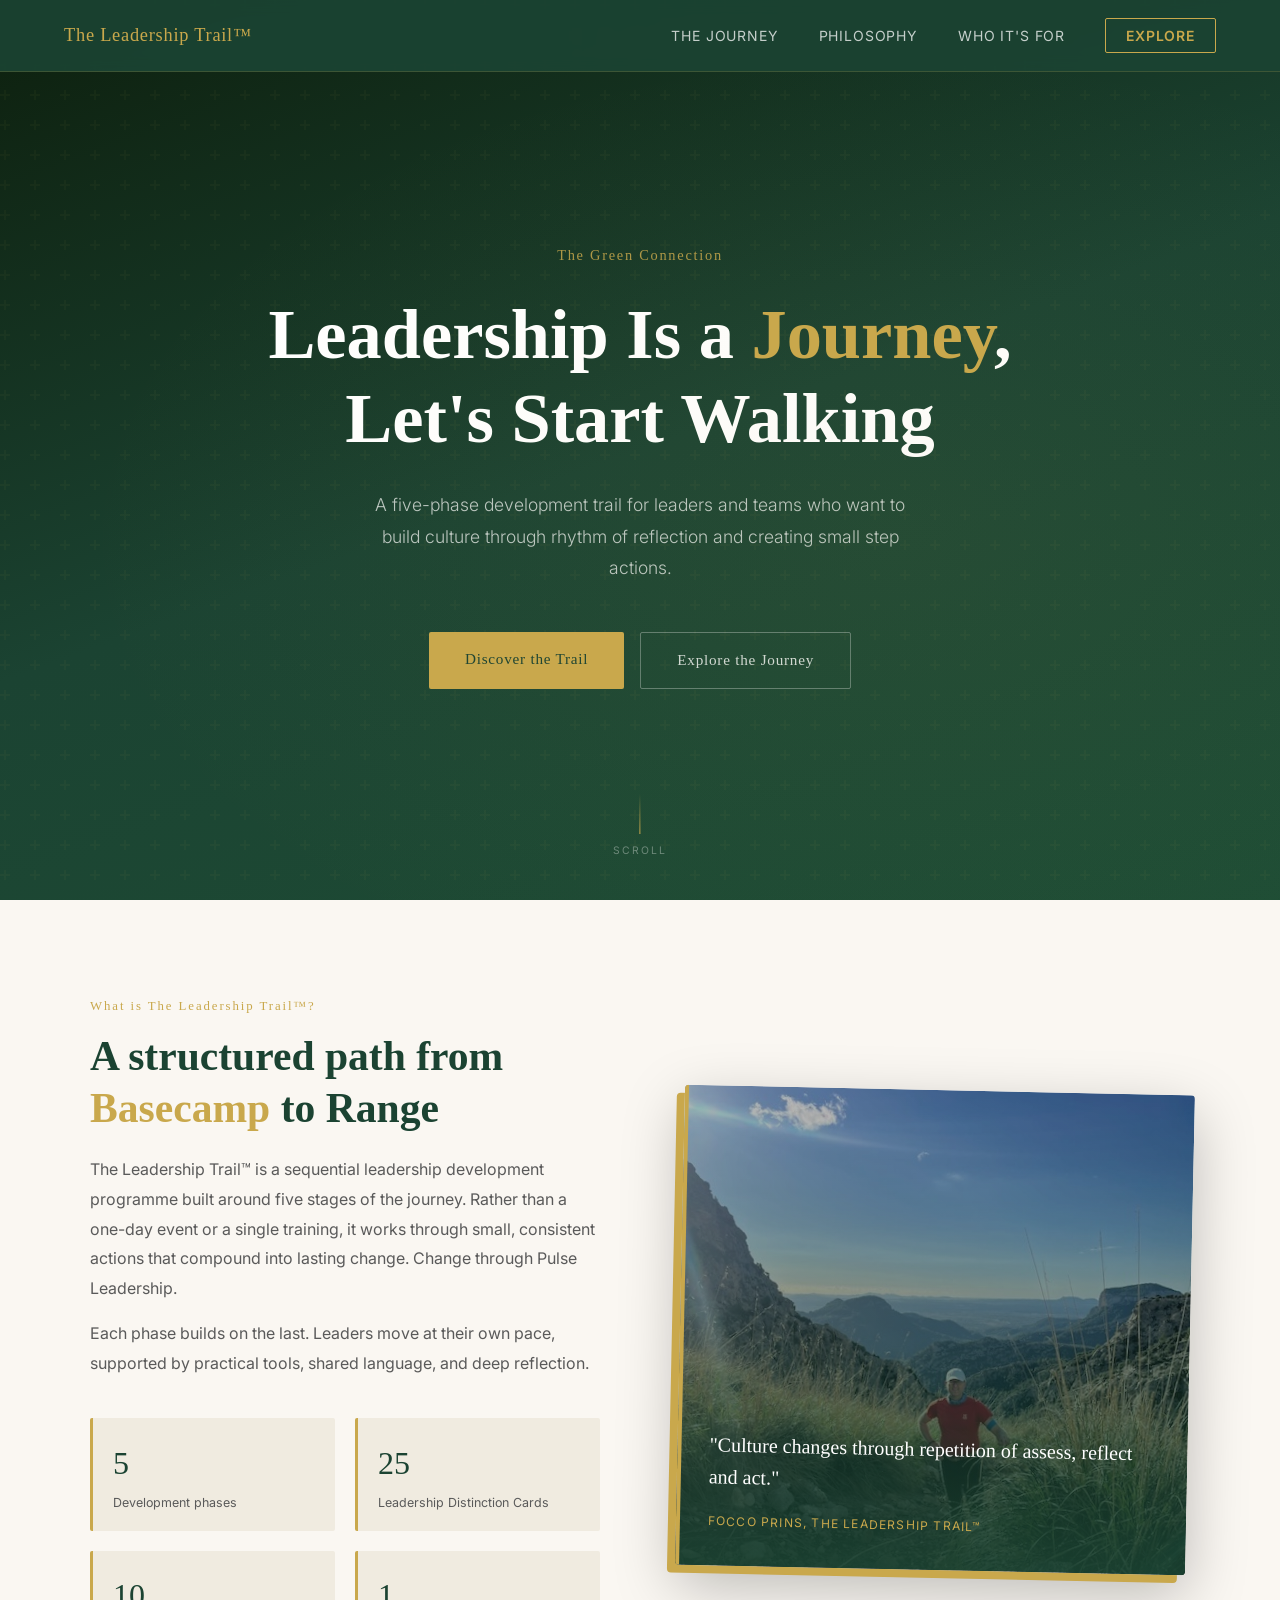
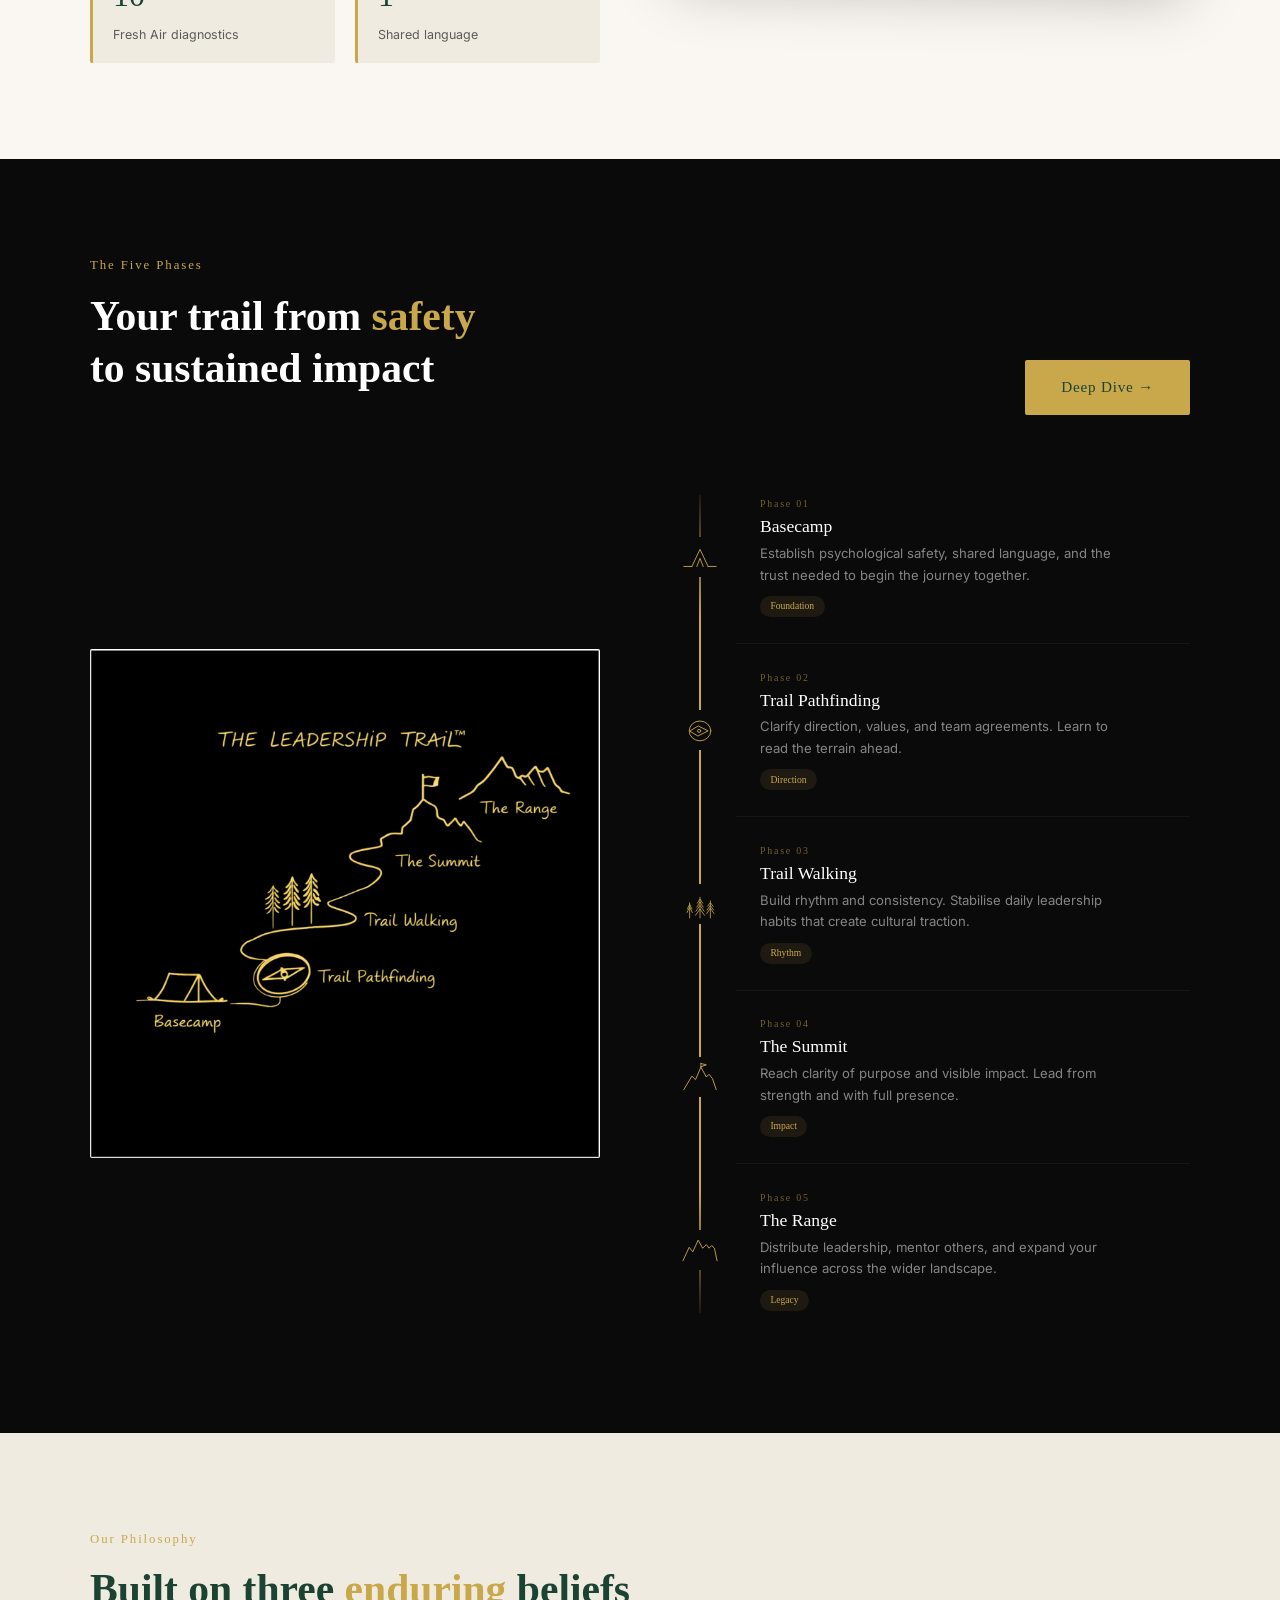
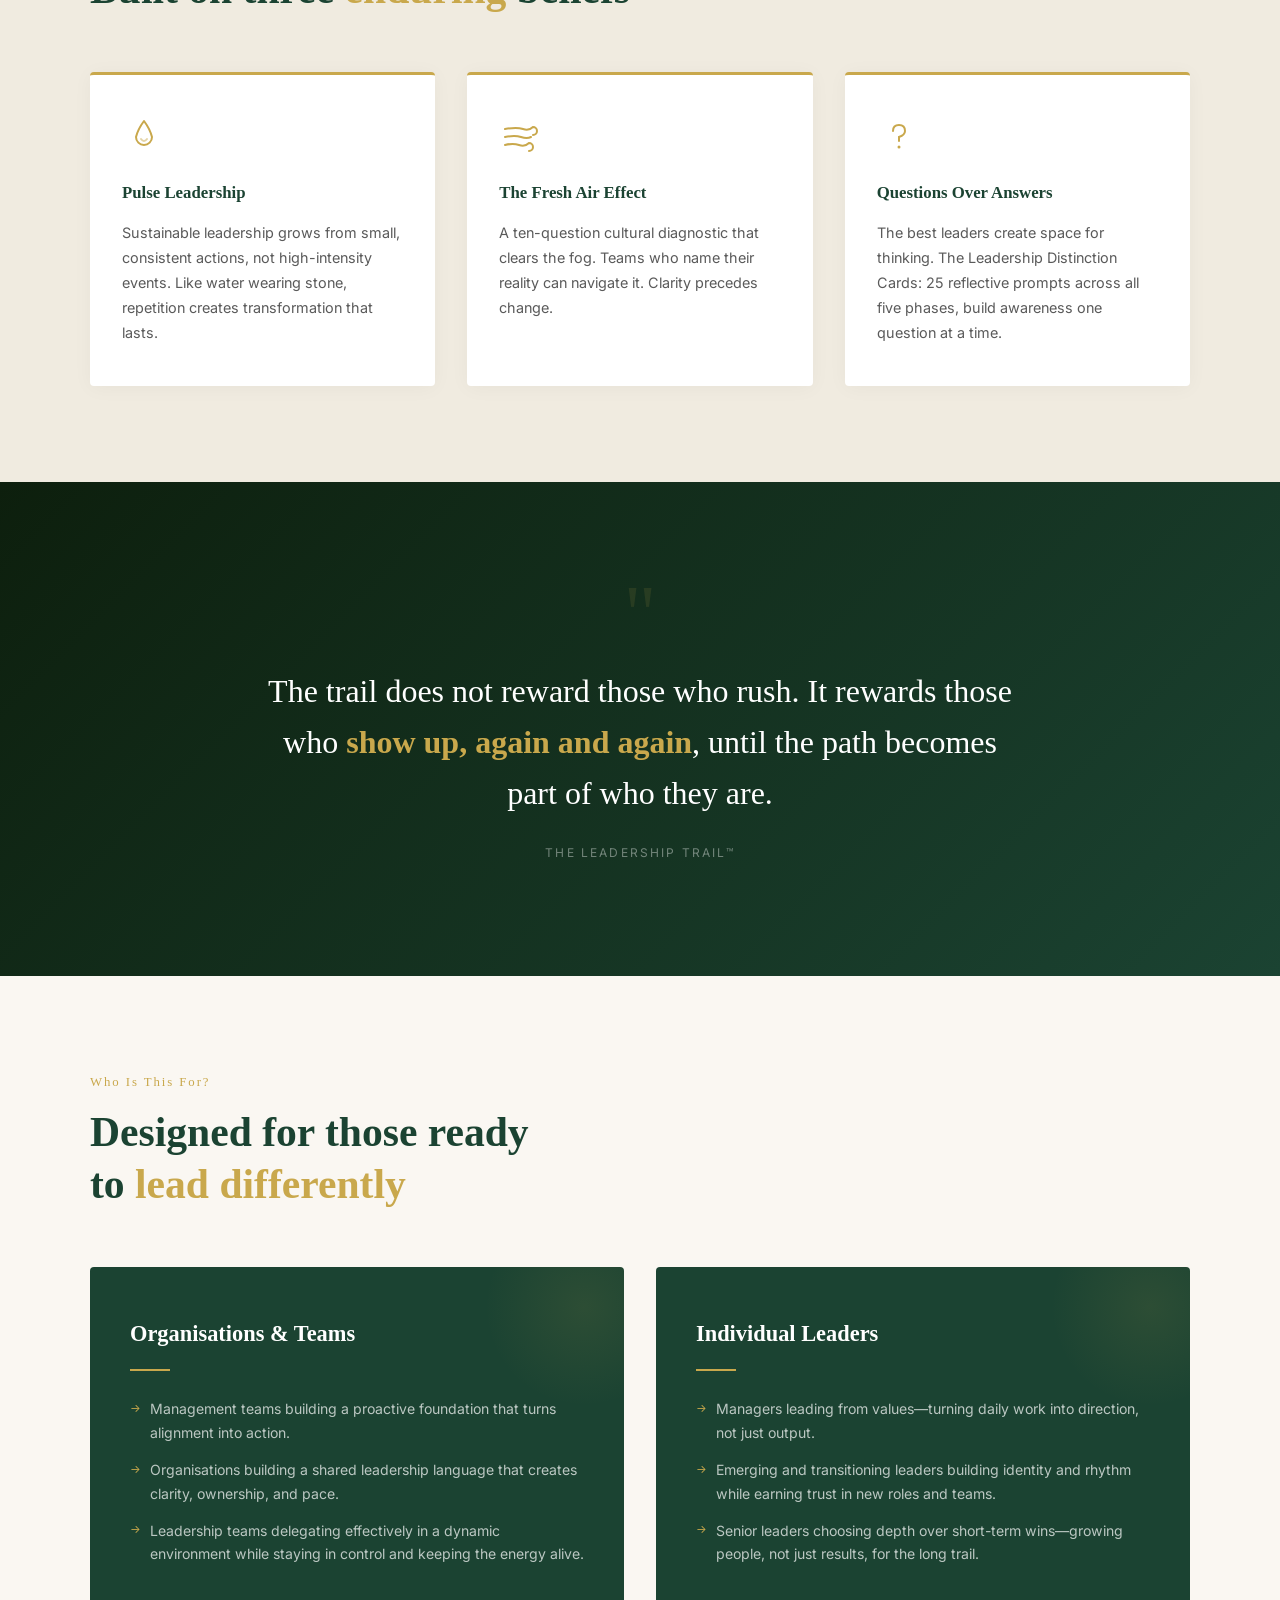
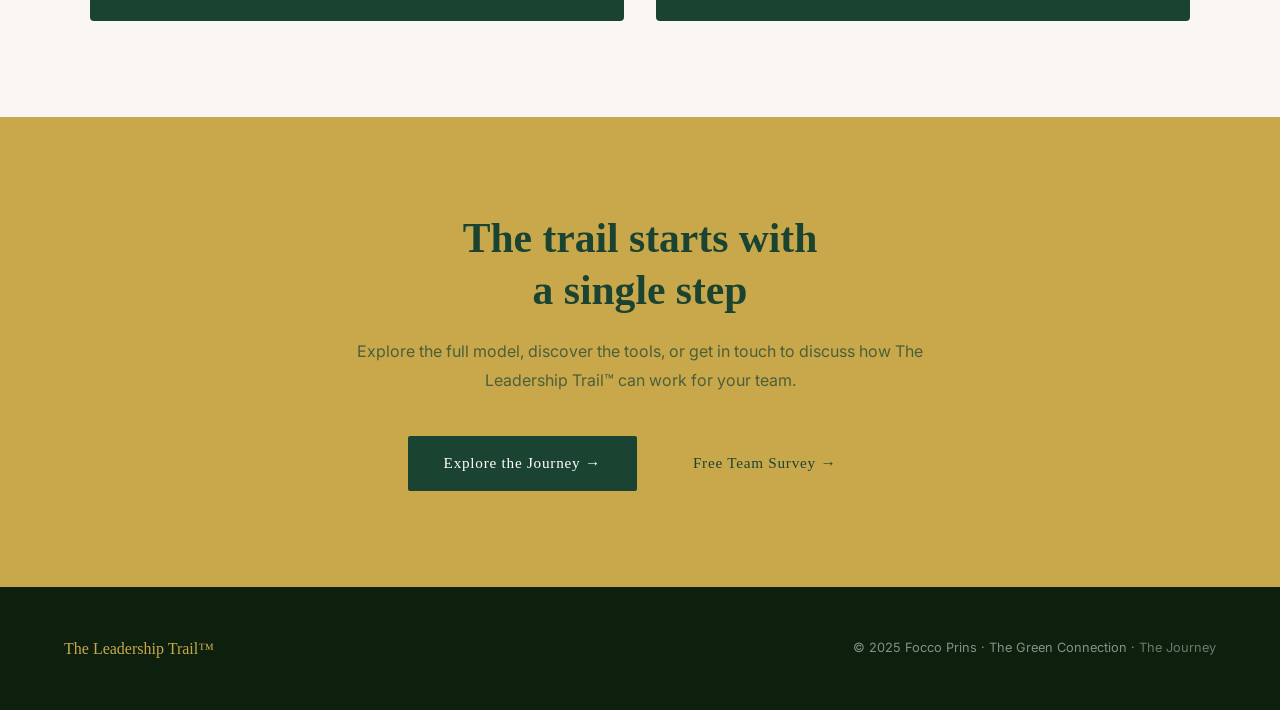
<file: index.html>
<!DOCTYPE html>
<html lang="en">
<head>
  <meta charset="UTF-8" />
  <meta name="viewport" content="width=device-width, initial-scale=1.0" />
  <title>The Leadership Trail™</title>
  <meta name="description" content="The Leadership Trail™ helps teams and leaders move from Basecamp to sustained impact — a structured, practical path built on Pulse Leadership and The Fresh Air Effect." />
  <link rel="preconnect" href="https://fonts.googleapis.com" />
  <link rel="preconnect" href="https://fonts.gstatic.com" crossorigin />
  <link href="https://fonts.googleapis.com/css2?family=Permanent+Marker&family=Inter:wght@300;400;500;600&display=swap" rel="stylesheet" />
  <link rel="stylesheet" href="style.css" />
</head>
<body>

  <!-- NAVIGATION -->
  <nav>
    <a href="index.html" class="nav-logo">The Leadership Trail™</a>
    <ul class="nav-links">
      <li><a href="#phases" data-i18n="nav-journey">The Journey</a></li>
      <li><a href="#philosophy" data-i18n="nav-philosophy">Philosophy</a></li>
      <li><a href="#forwhom" data-i18n="nav-forwhom">Who It's For</a></li>
      <li><a href="journey.html" class="nav-cta" data-i18n="nav-explore">Explore</a></li>
    </ul>
  </nav>

  <!-- HERO -->
  <section class="hero">
    <p class="hero-eyebrow" data-i18n="hero-eyebrow">The Green Connection</p>
    <h1 data-i18n-html="hero-title">Leadership Is a <em>Journey</em>,<br>Let's Start Walking</h1>
    <p class="hero-sub" data-i18n="hero-sub">A five-phase development trail for leaders and teams who want to build culture through rhythm of reflection and creating small step actions.</p>
    <div class="hero-actions">
      <a href="#phases" class="btn-primary" data-i18n="hero-btn-primary">Discover the Trail</a>
      <a href="journey.html" class="btn-ghost" data-i18n="hero-btn-ghost">Explore the Journey</a>
    </div>
    <div class="hero-scroll">
      <div class="scroll-line"></div>
      Scroll
    </div>
  </section>

  <!-- INTRO -->
  <section class="intro" id="intro">
    <div class="section-inner intro-grid">
      <div>
        <p class="section-label" data-i18n="intro-label">What is The Leadership Trail™?</p>
        <h2 class="section-title" data-i18n-html="intro-title">A structured path from <em>Basecamp</em> to Range</h2>
        <p class="section-body">The Leadership Trail™ is a sequential leadership development programme built around five stages of the journey. Rather than a one-day event or a single training, it works through small, consistent actions that compound into lasting change. Change through Pulse Leadership.</p>
        <p class="section-body" style="margin-top:1rem;">Each phase builds on the last. Leaders move at their own pace, supported by practical tools, shared language, and deep reflection.</p>
        <div class="intro-stats">
          <div class="stat">
            <div class="stat-number">5</div>
            <div class="stat-label" data-i18n="stat-1-label">Development phases</div>
          </div>
          <div class="stat">
            <div class="stat-number">25</div>
            <div class="stat-label" data-i18n="stat-2-label">Leadership Distinction Cards</div>
          </div>
          <div class="stat">
            <div class="stat-number">10</div>
            <div class="stat-label" data-i18n="stat-3-label">Fresh Air diagnostics</div>
          </div>
          <div class="stat">
            <div class="stat-number">1</div>
            <div class="stat-label" data-i18n="stat-4-label">Shared language</div>
          </div>
        </div>
      </div>
      <div class="intro-visual">
        <img src="IMG_Trail%20guide.JPG" alt="Focco Prins on the Leadership Trail, mountain path" />
        <div class="intro-visual-caption">
          <blockquote>"Culture changes through repetition of assess, reflect and act."</blockquote>
          <cite>Focco Prins, The Leadership Trail™</cite>
        </div>
      </div>
    </div>
  </section>

  <!-- THE 5 PHASES -->
  <section class="phases" id="phases">
    <div class="section-inner">
      <div class="phases-header">
        <div>
          <p class="section-label" data-i18n="phases-label">The Five Phases</p>
          <h2 class="section-title" style="color:var(--white)" data-i18n-html="phases-title">Your trail from <em>safety</em><br>to sustained impact</h2>
        </div>
        <a href="journey.html" class="btn-primary" data-i18n="phases-btn">Deep Dive →</a>
      </div>

      <div class="phases-split">

        <!-- LEFT: Trail map illustration -->
        <div class="trail-map-wrap">
          <img src="trail-map.png" alt="The Leadership Trail™, five phase trail map" />
        </div>

        <!-- RIGHT: Vertical trail list -->
        <div class="phases-vertical">

          <!-- BASECAMP -->
          <div class="phase-stop">
            <div class="phase-stop-marker">
              <svg viewBox="0 0 80 62" fill="none" stroke="currentColor" stroke-width="2" stroke-linecap="round" stroke-linejoin="round">
              <!-- ground lines -->
              <line x1="4" y1="52" x2="22" y2="52"/>
              <line x1="58" y1="52" x2="76" y2="52"/>
              <!-- tent body -->
              <path d="M22,52 L40,14 L58,52"/>
              <!-- door -->
              <path d="M33,52 L40,34 L47,52"/>
            </svg>
            </div>
            <div class="phase-stop-num">Phase 01</div>
            <div class="phase-stop-name">Basecamp</div>
            <p class="phase-stop-desc" data-i18n="phase-1-desc">Establish psychological safety, shared language, and the trust needed to begin the journey together.</p>
            <span class="phase-stop-tag" data-i18n="phase-1-tag">Foundation</span>
          </div>

          <!-- TRAIL PATHFINDING -->
          <div class="phase-stop">
            <div class="phase-stop-marker">
              <svg viewBox="0 0 80 62" fill="none" stroke="currentColor" stroke-width="2" stroke-linecap="round" stroke-linejoin="round">
              <ellipse cx="40" cy="33" rx="24" ry="22"/>
              <!-- diamond needle -->
              <path d="M18,33 L36,22 L58,33 L36,44 Z"/>
              <!-- center circle -->
              <circle cx="38" cy="33" r="3.5" stroke="currentColor" fill="none"/>
            </svg>
            </div>
            <div class="phase-stop-num">Phase 02</div>
            <div class="phase-stop-name">Trail Pathfinding</div>
            <p class="phase-stop-desc" data-i18n="phase-2-desc">Clarify direction, values, and team agreements. Learn to read the terrain ahead.</p>
            <span class="phase-stop-tag" data-i18n="phase-2-tag">Direction</span>
          </div>

          <!-- TRAIL WALKING -->
          <div class="phase-stop">
            <div class="phase-stop-marker">
              <svg viewBox="0 0 80 66" fill="none" stroke="currentColor" stroke-width="1.8" stroke-linecap="round" stroke-linejoin="round">
              <!-- left tree -->
              <line x1="17" y1="64" x2="17" y2="30"/>
              <path d="M11,52 L17,40 L23,52"/>
              <path d="M12,44 L17,34 L22,44"/>
              <!-- centre tree (tallest) -->
              <line x1="40" y1="64" x2="40" y2="18"/>
              <path d="M30,58 L40,44 L50,58"/>
              <path d="M31,49 L40,36 L49,49"/>
              <path d="M33,40 L40,28 L47,40"/>
              <path d="M34,31 L40,22 L46,31"/>
              <!-- right tree -->
              <line x1="63" y1="64" x2="63" y2="26"/>
              <path d="M55,54 L63,42 L71,54"/>
              <path d="M56,46 L63,36 L70,46"/>
              <path d="M57,38 L63,30 L69,38"/>
            </svg>
            </div>
            <div class="phase-stop-num">Phase 03</div>
            <div class="phase-stop-name">Trail Walking</div>
            <p class="phase-stop-desc" data-i18n="phase-3-desc">Build rhythm and consistency. Stabilise daily leadership habits that create cultural traction.</p>
            <span class="phase-stop-tag" data-i18n="phase-3-tag">Rhythm</span>
          </div>

          <!-- THE SUMMIT -->
          <div class="phase-stop">
            <div class="phase-stop-marker">
              <svg viewBox="0 0 80 64" fill="none" stroke="currentColor" stroke-width="2" stroke-linecap="round" stroke-linejoin="round">
              <!-- rocky mountain peak -->
              <path d="M4,60 L22,30 L30,38 L42,10 L54,32 L60,26 L68,36 L76,60"/>
              <!-- flagpole -->
              <line x1="42" y1="10" x2="42" y2="2"/>
              <!-- flag -->
              <path d="M42,2 L54,5 L42,9"/>
            </svg>
            </div>
            <div class="phase-stop-num">Phase 04</div>
            <div class="phase-stop-name">The Summit</div>
            <p class="phase-stop-desc" data-i18n="phase-4-desc">Reach clarity of purpose and visible impact. Lead from strength and with full presence.</p>
            <span class="phase-stop-tag" data-i18n="phase-4-tag">Impact</span>
          </div>

          <!-- THE RANGE -->
          <div class="phase-stop">
            <div class="phase-stop-marker">
              <svg viewBox="0 0 80 56" fill="none" stroke="currentColor" stroke-width="2" stroke-linecap="round" stroke-linejoin="round">
              <path d="M2,52 L16,22 L24,32 L36,6 L46,24 L54,16 L60,24 L66,18 L72,24 L78,52"/>
            </svg>
            </div>
            <div class="phase-stop-num">Phase 05</div>
            <div class="phase-stop-name">The Range</div>
            <p class="phase-stop-desc" data-i18n="phase-5-desc">Distribute leadership, mentor others, and expand your influence across the wider landscape.</p>
            <span class="phase-stop-tag" data-i18n="phase-5-tag">Legacy</span>
          </div>

        </div>
      </div>
    </div>
  </section>

  <!-- PHILOSOPHY -->
  <section class="philosophy" id="philosophy">
    <div class="section-inner">
      <p class="section-label" data-i18n="philosophy-label">Our Philosophy</p>
      <h2 class="section-title" data-i18n-html="philosophy-title">Built on three <em>enduring</em> beliefs</h2>
      <div class="philosophy-grid">

        <div class="philosophy-card">
          <div class="philosophy-icon">
            <!-- Drip / water drop -->
            <svg viewBox="0 0 44 44" fill="none" stroke="currentColor" stroke-width="2" stroke-linecap="round" stroke-linejoin="round">
              <path d="M22,6 Q28,14 30,22 A8,8 0 0,1 14,22 Q16,14 22,6 Z"/>
              <path d="M19,24 Q22,28 25,24" opacity="0.5"/>
            </svg>
          </div>
          <h3 data-i18n="phil-1-title">Pulse Leadership</h3>
          <p>Sustainable leadership grows from small, consistent actions, not high-intensity events. Like water wearing stone, repetition creates transformation that lasts.</p>
        </div>

        <div class="philosophy-card">
          <div class="philosophy-icon">
            <!-- Wind / fresh air lines -->
            <svg viewBox="0 0 44 44" fill="none" stroke="currentColor" stroke-width="2" stroke-linecap="round">
              <path d="M6,14 Q18,12 24,14 Q30,16 34,12 A4,4 0 0,1 34,20"/>
              <path d="M6,22 Q16,20 22,22 Q28,24 32,22"/>
              <path d="M6,30 Q14,28 20,30 Q26,32 30,28 A4,4 0 0,1 30,36"/>
            </svg>
          </div>
          <h3 data-i18n="phil-2-title">The Fresh Air Effect</h3>
          <p data-i18n="phil-2-body">A ten-question cultural diagnostic that clears the fog. Teams who name their reality can navigate it. Clarity precedes change.</p>
        </div>

        <div class="philosophy-card">
          <div class="philosophy-icon">
            <!-- Question mark -->
            <svg viewBox="0 0 44 44" fill="none" stroke="currentColor" stroke-width="2" stroke-linecap="round">
              <path d="M16,16 Q16,10 22,10 Q28,10 28,16 Q28,20 22,22 L22,26"/>
              <circle cx="22" cy="32" r="1.5" fill="currentColor" stroke="none"/>
            </svg>
          </div>
          <h3 data-i18n="phil-3-title">Questions Over Answers</h3>
          <p>The best leaders create space for thinking. The Leadership Distinction Cards: 25 reflective prompts across all five phases, build awareness one question at a time.</p>
        </div>

      </div>
    </div>
  </section>

  <!-- BIG QUOTE -->
  <section class="quote-section">
    <div class="section-inner" style="text-align:center">
      <div class="quote-ornament">"</div>
      <p class="big-quote">The trail does not reward those who rush. It rewards those who <strong>show up, again and again</strong>, until the path becomes part of who they are.</p>
      <p class="quote-attr">The Leadership Trail™</p>
    </div>
  </section>

  <!-- FOR WHOM -->
  <section class="forwhom" id="forwhom">
    <div class="section-inner">
      <p class="section-label" data-i18n="forwhom-label">Who Is This For?</p>
      <h2 class="section-title" data-i18n-html="forwhom-title">Designed for those ready<br>to <em>lead differently</em></h2>
      <div class="forwhom-grid">
        <div class="audience-card">
          <h3 data-i18n="audience-1-title">Organisations &amp; Teams</h3>
          <div class="gold-line"></div>
          <ul>
            <li>Management teams building a proactive foundation that turns alignment into action.</li>
            <li>Organisations building a shared leadership language that creates clarity, ownership, and pace.</li>
            <li>Leadership teams delegating effectively in a dynamic environment while staying in control and keeping the energy alive.</li>
          </ul>
        </div>
        <div class="audience-card">
          <h3 data-i18n="audience-2-title">Individual Leaders</h3>
          <div class="gold-line"></div>
          <ul>
            <li>Managers leading from values—turning daily work into direction, not just output.</li>
            <li>Emerging and transitioning leaders building identity and rhythm while earning trust in new roles and teams.</li>
            <li>Senior leaders choosing depth over short-term wins—growing people, not just results, for the long trail.</li>
          </ul>
        </div>
      </div>
    </div>
  </section>

  <!-- FINAL CTA -->
  <section class="cta-section">
    <div class="section-inner">
<h2 class="section-title" data-i18n-html="cta-title">The trail starts with<br>a single step</h2>
      <p class="section-body">Explore the full model, discover the tools, or get in touch to discuss how The Leadership Trail™ can work for your team.</p>
      <a href="journey.html" class="btn-dark" data-i18n="cta-btn">Explore the Journey →</a>
      <a href="fresh-air.html" class="btn-primary" style="margin-left:1rem;">Free Team Survey →</a>
    </div>
  </section>

  <!-- FOOTER -->
  <footer>
    <div class="footer-logo">The Leadership Trail™</div>
    <p>© 2025 Focco Prins · The Green Connection · <a href="journey.html">The Journey</a></p>
  </footer>

  <script src="script.js"></script>
</body>
</html>
</file>
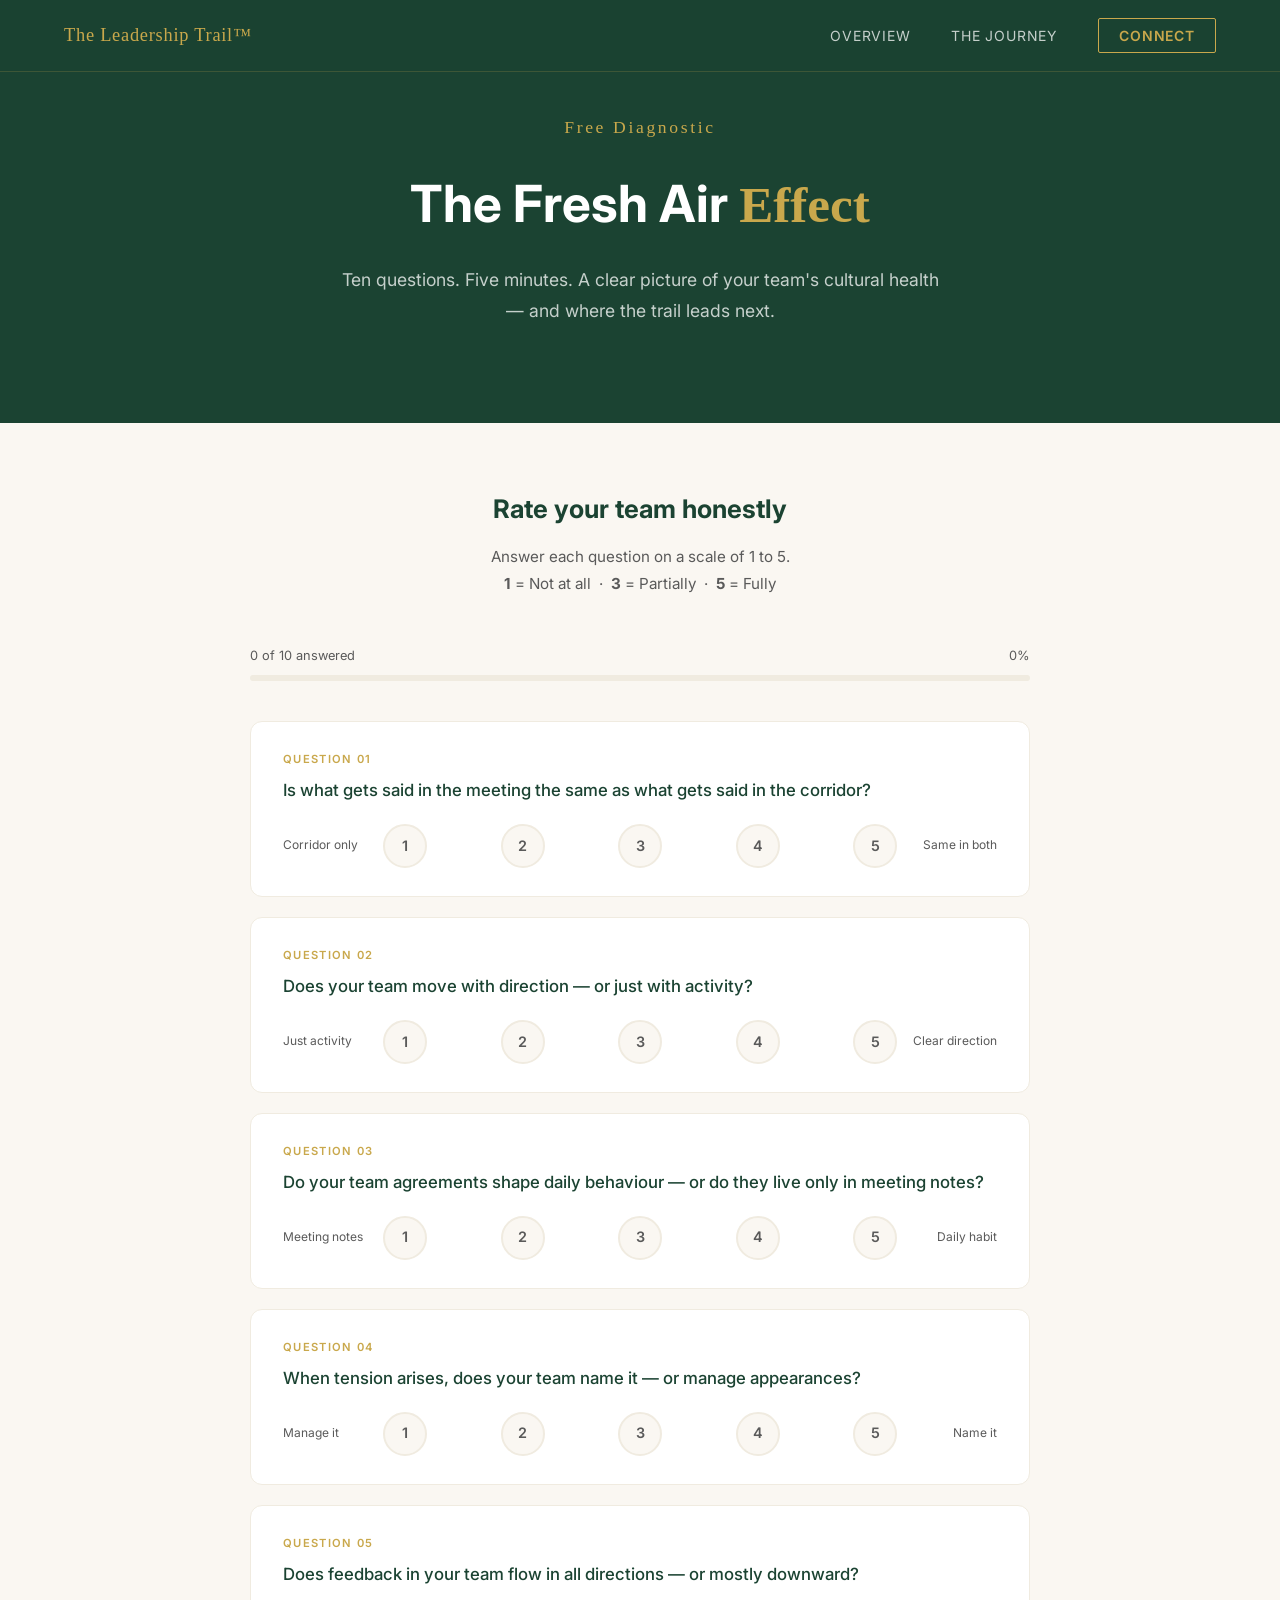
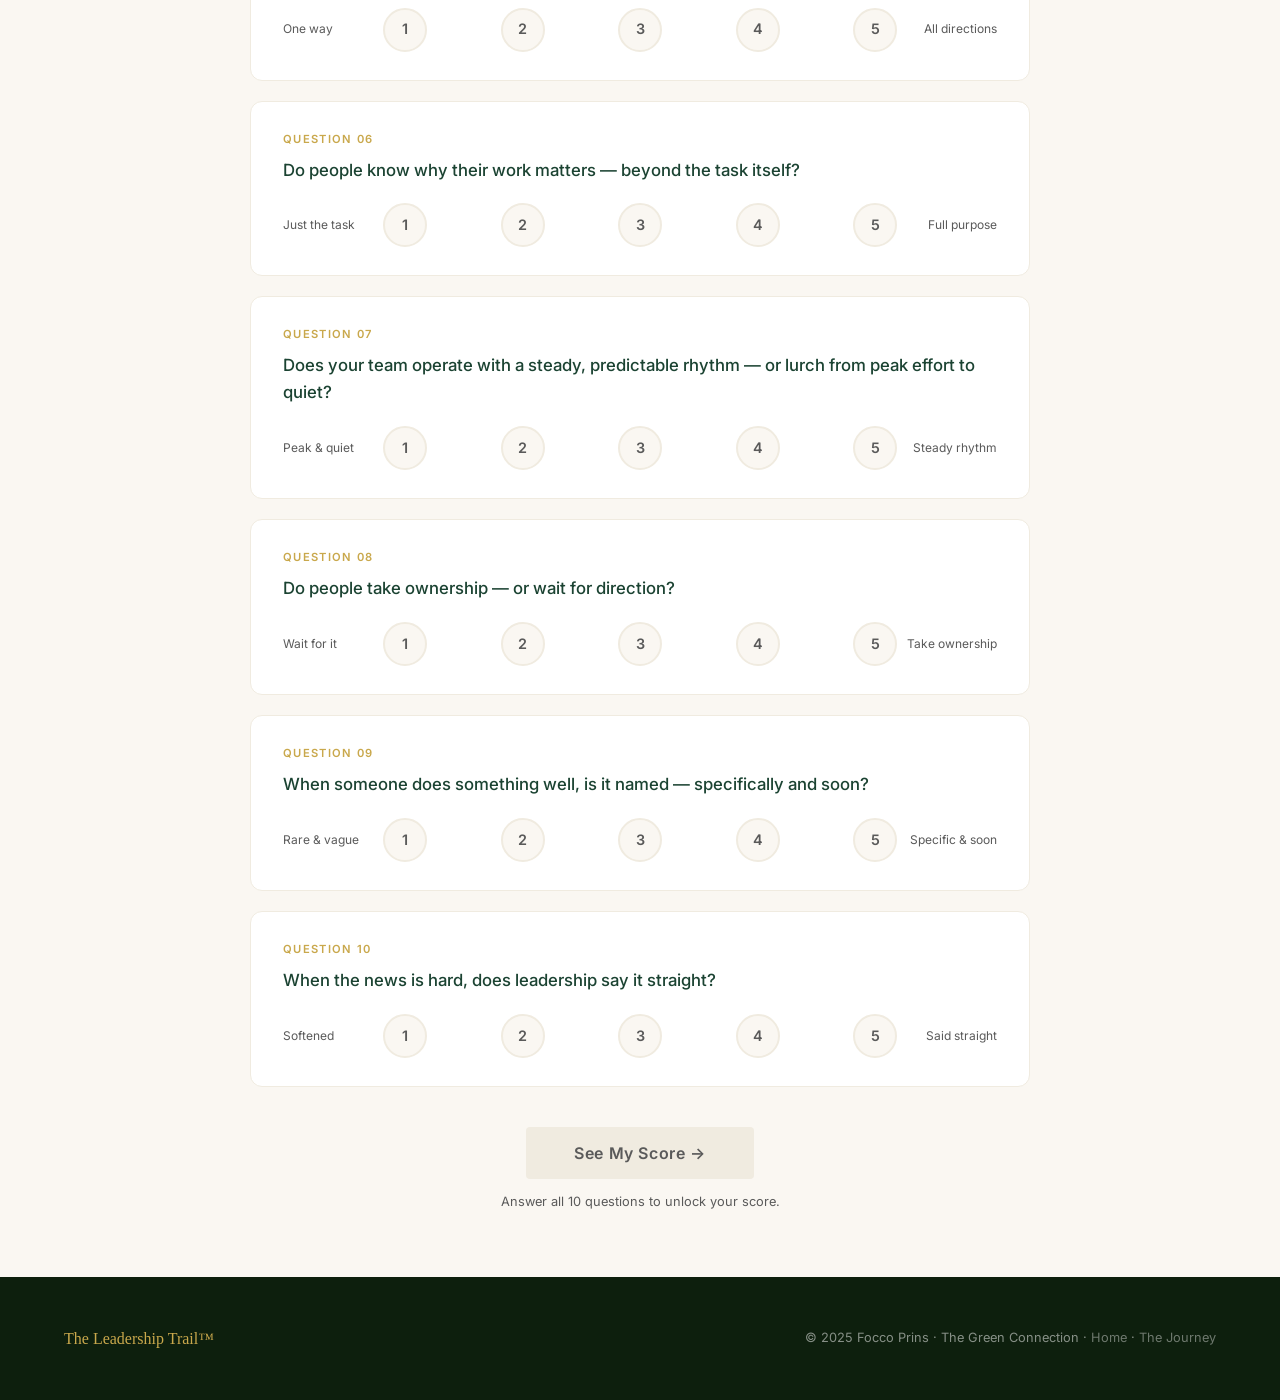
<file: fresh-air.html>
<!DOCTYPE html>
<html lang="en">
<head>
  <meta charset="UTF-8" />
  <meta name="viewport" content="width=device-width, initial-scale=1.0" />
  <title>The Fresh Air Effect | The Leadership Trail™</title>
  <meta name="description" content="Take The Fresh Air Effect diagnostic — find out where your team is on The Leadership Trail™ and get a personal breakdown from Focco Prins." />
  <link rel="preconnect" href="https://fonts.googleapis.com" />
  <link rel="preconnect" href="https://fonts.gstatic.com" crossorigin />
  <link href="https://fonts.googleapis.com/css2?family=Permanent+Marker&family=Inter:wght@300;400;500;600&display=swap" rel="stylesheet" />
  <link rel="stylesheet" href="style.css" />
  <style>
    /* ── FRESH AIR PAGE STYLES ───────────────────────────────────── */
    .fa-hero {
      background: var(--green-deep);
      padding: 7rem 5% 4rem;
      text-align: center;
      color: var(--white);
    }
    .fa-hero .section-label { color: var(--gold); margin-bottom: 1rem; }
    .fa-hero h1 { font-size: clamp(2rem, 5vw, 3.2rem); margin-bottom: 1rem; }
    .fa-hero h1 em { font-family: 'Permanent Marker', cursive; font-style: normal; color: var(--gold); }
    .fa-hero p { font-size: 1.1rem; color: rgba(255,255,255,0.75); max-width: 600px; margin: 0 auto 2rem; line-height: 1.8; }

    /* ── DIAGNOSTIC FORM ─────────────────────────────────────────── */
    .diagnostic-section {
      background: var(--cream);
      padding: 4rem 5%;
    }
    .diagnostic-inner {
      max-width: 780px;
      margin: 0 auto;
    }
    .diagnostic-intro {
      text-align: center;
      margin-bottom: 3rem;
    }
    .diagnostic-intro h2 { font-size: 1.6rem; color: var(--green-deep); margin-bottom: 0.75rem; }
    .diagnostic-intro p  { color: var(--text-muted); font-size: 0.95rem; line-height: 1.8; }

    /* Question card */
    .q-card {
      background: var(--white);
      border-radius: 12px;
      padding: 1.75rem 2rem;
      margin-bottom: 1.25rem;
      border: 1px solid var(--cream-dark);
      transition: border-color 0.2s, box-shadow 0.2s;
    }
    .q-card:hover { border-color: var(--gold); box-shadow: 0 4px 16px rgba(0,0,0,0.06); }
    .q-card.answered { border-color: var(--green-light); }

    .q-number {
      font-size: 0.7rem;
      font-weight: 600;
      letter-spacing: 0.12em;
      color: var(--gold);
      text-transform: uppercase;
      margin-bottom: 0.5rem;
    }
    .q-text {
      font-size: 1.05rem;
      font-weight: 500;
      color: var(--green-deep);
      margin-bottom: 1.25rem;
      line-height: 1.6;
    }

    /* Scale row */
    .scale-row {
      display: flex;
      align-items: center;
      gap: 0.5rem;
    }
    .scale-label {
      font-size: 0.75rem;
      color: var(--text-muted);
      flex-shrink: 0;
      width: 92px;
      line-height: 1.4;
    }
    .scale-label.right { text-align: right; }
    .scale-options {
      display: flex;
      flex: 1;
      justify-content: space-between;
      gap: 0.5rem;
    }
    .scale-option {
      display: flex;
      flex-direction: column;
      align-items: center;
      gap: 0.4rem;
      cursor: pointer;
    }
    .scale-option input[type="radio"] { display: none; }
    .scale-btn {
      width: 44px;
      height: 44px;
      border-radius: 50%;
      border: 2px solid var(--cream-dark);
      background: var(--cream);
      display: flex;
      align-items: center;
      justify-content: center;
      font-size: 0.9rem;
      font-weight: 600;
      color: var(--text-muted);
      cursor: pointer;
      transition: all 0.15s;
    }
    .scale-btn:hover { border-color: var(--gold); color: var(--gold); background: #fff; }
    .scale-option input[type="radio"]:checked + .scale-btn {
      background: var(--green-deep);
      border-color: var(--green-deep);
      color: var(--white);
      box-shadow: 0 2px 8px rgba(27,67,50,0.3);
    }
    .scale-num {
      font-size: 0.7rem;
      color: var(--text-muted);
    }

    /* Progress bar */
    .progress-wrap {
      margin: 0 0 2.5rem;
    }
    .progress-meta {
      display: flex;
      justify-content: space-between;
      font-size: 0.8rem;
      color: var(--text-muted);
      margin-bottom: 0.5rem;
    }
    .progress-track {
      height: 6px;
      background: var(--cream-dark);
      border-radius: 3px;
      overflow: hidden;
    }
    .progress-fill {
      height: 100%;
      background: var(--gold);
      border-radius: 3px;
      width: 0%;
      transition: width 0.3s ease;
    }

    /* Submit button */
    .fa-submit-wrap {
      text-align: center;
      margin-top: 2.5rem;
    }
    .btn-fa-submit {
      background: var(--green-deep);
      color: var(--white);
      border: none;
      padding: 1rem 3rem;
      font-size: 1rem;
      font-weight: 600;
      font-family: 'Inter', sans-serif;
      border-radius: 4px;
      cursor: pointer;
      letter-spacing: 0.04em;
      transition: background 0.2s, transform 0.1s;
    }
    .btn-fa-submit:hover  { background: var(--green-mid); }
    .btn-fa-submit:active { transform: scale(0.98); }
    .btn-fa-submit:disabled {
      background: var(--cream-dark);
      color: var(--text-muted);
      cursor: not-allowed;
    }
    .submit-note {
      font-size: 0.8rem;
      color: var(--text-muted);
      margin-top: 0.75rem;
    }

    /* ── RESULTS PANEL ───────────────────────────────────────────── */
    #results-panel {
      display: none;
      max-width: 780px;
      margin: 0 auto;
      animation: fadeUp 0.5s ease;
    }
    @keyframes fadeUp {
      from { opacity: 0; transform: translateY(20px); }
      to   { opacity: 1; transform: translateY(0); }
    }

    .result-score-card {
      background: var(--green-deep);
      border-radius: 16px;
      padding: 3rem 2.5rem;
      text-align: center;
      color: var(--white);
      margin-bottom: 2rem;
    }
    .result-label {
      font-size: 0.75rem;
      letter-spacing: 0.14em;
      text-transform: uppercase;
      color: var(--gold);
      margin-bottom: 0.75rem;
    }
    .result-score-number {
      font-size: 5rem;
      font-weight: 700;
      line-height: 1;
      color: var(--gold);
      margin: 0.5rem 0;
    }
    .result-score-label {
      font-size: 1rem;
      color: rgba(255,255,255,0.6);
      margin-bottom: 1.5rem;
    }
    .result-phase-badge {
      display: inline-block;
      background: rgba(201,168,76,0.15);
      border: 1px solid var(--gold);
      border-radius: 20px;
      padding: 0.4rem 1.2rem;
      font-size: 0.85rem;
      font-weight: 600;
      color: var(--gold);
      letter-spacing: 0.06em;
      margin-bottom: 1.5rem;
    }
    .result-headline {
      font-size: 1.5rem;
      font-weight: 600;
      margin-bottom: 0.75rem;
    }
    .result-description {
      font-size: 0.95rem;
      color: rgba(255,255,255,0.75);
      line-height: 1.8;
      max-width: 520px;
      margin: 0 auto;
    }

    /* Score gauge */
    .result-gauge-wrap {
      margin: 2rem auto 0;
      max-width: 400px;
    }
    .result-gauge-bar {
      height: 10px;
      background: rgba(255,255,255,0.15);
      border-radius: 5px;
      overflow: hidden;
    }
    .result-gauge-fill {
      height: 100%;
      background: linear-gradient(90deg, var(--gold), #e8c97a);
      border-radius: 5px;
      transition: width 1s ease;
      width: 0%;
    }
    .result-gauge-meta {
      display: flex;
      justify-content: space-between;
      font-size: 0.75rem;
      color: rgba(255,255,255,0.4);
      margin-top: 0.4rem;
    }

    /* Per-question breakdown */
    .breakdown-card {
      background: var(--white);
      border-radius: 12px;
      padding: 2rem;
      margin-bottom: 2rem;
      border: 1px solid var(--cream-dark);
    }
    .breakdown-card h3 {
      font-size: 1.1rem;
      color: var(--green-deep);
      margin-bottom: 1.25rem;
    }
    .breakdown-item {
      display: flex;
      align-items: center;
      gap: 1rem;
      margin-bottom: 0.9rem;
      font-size: 0.88rem;
    }
    .breakdown-q {
      flex: 1;
      color: var(--text-muted);
      line-height: 1.5;
    }
    .breakdown-score-bar {
      width: 120px;
      flex-shrink: 0;
    }
    .bsb-track {
      height: 6px;
      background: var(--cream-dark);
      border-radius: 3px;
      overflow: hidden;
      margin-bottom: 0.2rem;
    }
    .bsb-fill {
      height: 100%;
      border-radius: 3px;
    }
    .bsb-num {
      font-size: 0.7rem;
      color: var(--text-muted);
      text-align: right;
    }

    /* ── EMAIL CAPTURE ───────────────────────────────────────────── */
    .email-capture {
      background: var(--cream-dark);
      border-radius: 16px;
      padding: 2.5rem;
      text-align: center;
      margin-bottom: 2rem;
      border: 1px solid rgba(201,168,76,0.3);
    }
    .email-capture h3 {
      font-size: 1.3rem;
      color: var(--green-deep);
      margin-bottom: 0.75rem;
    }
    .email-capture p {
      color: var(--text-muted);
      font-size: 0.9rem;
      line-height: 1.7;
      margin-bottom: 1.5rem;
      max-width: 480px;
      margin-left: auto;
      margin-right: auto;
    }
    .email-form-row {
      display: flex;
      gap: 0.75rem;
      max-width: 500px;
      margin: 0 auto 0.75rem;
      flex-wrap: wrap;
    }
    .email-form-row input {
      flex: 1;
      min-width: 200px;
      padding: 0.85rem 1rem;
      border: 1px solid var(--cream-dark);
      border-radius: 4px;
      font-family: 'Inter', sans-serif;
      font-size: 0.9rem;
      background: var(--white);
      color: var(--text);
    }
    .email-form-row input:focus { outline: none; border-color: var(--gold); }
    .btn-gold-capture {
      background: var(--gold);
      color: var(--green-deep);
      border: none;
      padding: 0.85rem 1.75rem;
      font-size: 0.9rem;
      font-weight: 700;
      font-family: 'Inter', sans-serif;
      border-radius: 4px;
      cursor: pointer;
      letter-spacing: 0.04em;
      transition: background 0.2s;
      white-space: nowrap;
    }
    .btn-gold-capture:hover { background: var(--gold-light); }
    .email-privacy {
      font-size: 0.75rem;
      color: var(--text-muted);
    }
    .capture-success {
      display: none;
      padding: 1rem;
      background: rgba(64,145,108,0.1);
      border: 1px solid var(--green-light);
      border-radius: 8px;
      color: var(--green-deep);
      font-size: 0.9rem;
      max-width: 480px;
      margin: 0 auto;
    }

    /* ── INSIGHTS STRIP ─────────────────────────────────────────── */
    .insights-strip {
      background: var(--green-deep);
      border-radius: 12px;
      padding: 2rem 2rem 1.5rem;
      margin-bottom: 2rem;
    }
    .insights-strip h3 {
      font-size: 0.7rem;
      font-weight: 600;
      letter-spacing: 0.14em;
      text-transform: uppercase;
      color: var(--gold);
      margin-bottom: 1.25rem;
    }
    .insight-item {
      border-left: 2px solid var(--gold);
      padding: 0 0 0 1rem;
      margin-bottom: 1.1rem;
      font-size: 0.92rem;
      color: rgba(255,255,255,0.82);
      line-height: 1.7;
      font-style: italic;
    }
    .insight-item:last-child { margin-bottom: 0; }

    /* ── ABOUT FOCCO ─────────────────────────────────────────────── */
    .about-focco {
      background: var(--white);
      border-radius: 12px;
      padding: 1.75rem 2rem;
      margin-bottom: 2rem;
      border: 1px solid var(--cream-dark);
      display: flex;
      gap: 1.5rem;
      align-items: flex-start;
    }
    .about-focco img {
      width: 80px;
      height: 80px;
      border-radius: 50%;
      object-fit: cover;
      object-position: center top;
      flex-shrink: 0;
      border: 2px solid var(--gold);
    }
    .about-focco-text h3 {
      font-size: 1rem;
      font-weight: 600;
      color: var(--green-deep);
      margin-bottom: 0.4rem;
    }
    .about-focco-text p {
      font-size: 0.88rem;
      color: var(--text-muted);
      line-height: 1.75;
      margin-bottom: 0.9rem;
    }
    .about-focco-text a {
      font-size: 0.85rem;
      font-weight: 600;
      color: var(--green-deep);
      text-decoration: none;
      border-bottom: 1px solid var(--gold);
      padding-bottom: 1px;
      transition: color 0.2s;
    }
    .about-focco-text a:hover { color: var(--gold); }

    @media (max-width: 600px) {
      .scale-label { display: none; }
      .scale-btn   { width: 38px; height: 38px; font-size: 0.8rem; }
      .q-card      { padding: 1.25rem; }
      .about-focco { flex-direction: column; }
      .about-focco img { width: 64px; height: 64px; }
    }
  </style>
</head>
<body>

  <!-- NAVIGATION -->
  <nav>
    <a href="index.html" class="nav-logo">The Leadership Trail™</a>
    <ul class="nav-links">
      <li><a href="index.html">Overview</a></li>
      <li><a href="journey.html">The Journey</a></li>
      <li><a href="journey.html#contact" class="nav-cta">Connect</a></li>
    </ul>
  </nav>

  <!-- HERO -->
  <div class="fa-hero">
    <p class="section-label">Free Diagnostic</p>
    <h1>The Fresh Air <em>Effect</em></h1>
    <p>Ten questions. Five minutes. A clear picture of your team's cultural health — and where the trail leads next.</p>
  </div>

  <!-- DIAGNOSTIC FORM -->
  <section class="diagnostic-section" id="diagnostic">
    <div class="diagnostic-inner">

      <div class="diagnostic-intro">
        <h2>Rate your team honestly</h2>
        <p>Answer each question on a scale of 1 to 5.<br>
           <strong>1</strong> = Not at all &nbsp;·&nbsp; <strong>3</strong> = Partially &nbsp;·&nbsp; <strong>5</strong> = Fully</p>
      </div>

      <div class="progress-wrap">
        <div class="progress-meta">
          <span id="progress-text">0 of 10 answered</span>
          <span id="progress-pct">0%</span>
        </div>
        <div class="progress-track">
          <div class="progress-fill" id="progress-fill"></div>
        </div>
      </div>

      <form id="diagnostic-form">

        <!-- Q1 -->
        <div class="q-card" id="card-1">
          <div class="q-number">Question 01</div>
          <div class="q-text">Is what gets said in the meeting the same as what gets said in the corridor?</div>
          <div class="scale-row">
            <span class="scale-label">Corridor only</span>
            <div class="scale-options" id="opts-1">
              <label class="scale-option"><input type="radio" name="q1" value="1"><span class="scale-btn">1</span></label>
              <label class="scale-option"><input type="radio" name="q1" value="2"><span class="scale-btn">2</span></label>
              <label class="scale-option"><input type="radio" name="q1" value="3"><span class="scale-btn">3</span></label>
              <label class="scale-option"><input type="radio" name="q1" value="4"><span class="scale-btn">4</span></label>
              <label class="scale-option"><input type="radio" name="q1" value="5"><span class="scale-btn">5</span></label>
            </div>
            <span class="scale-label right">Same in both</span>
          </div>
        </div>

        <!-- Q2 -->
        <div class="q-card" id="card-2">
          <div class="q-number">Question 02</div>
          <div class="q-text">Does your team move with direction — or just with activity?</div>
          <div class="scale-row">
            <span class="scale-label">Just activity</span>
            <div class="scale-options">
              <label class="scale-option"><input type="radio" name="q2" value="1"><span class="scale-btn">1</span></label>
              <label class="scale-option"><input type="radio" name="q2" value="2"><span class="scale-btn">2</span></label>
              <label class="scale-option"><input type="radio" name="q2" value="3"><span class="scale-btn">3</span></label>
              <label class="scale-option"><input type="radio" name="q2" value="4"><span class="scale-btn">4</span></label>
              <label class="scale-option"><input type="radio" name="q2" value="5"><span class="scale-btn">5</span></label>
            </div>
            <span class="scale-label right">Clear direction</span>
          </div>
        </div>

        <!-- Q3 -->
        <div class="q-card" id="card-3">
          <div class="q-number">Question 03</div>
          <div class="q-text">Do your team agreements shape daily behaviour — or do they live only in meeting notes?</div>
          <div class="scale-row">
            <span class="scale-label">Meeting notes</span>
            <div class="scale-options">
              <label class="scale-option"><input type="radio" name="q3" value="1"><span class="scale-btn">1</span></label>
              <label class="scale-option"><input type="radio" name="q3" value="2"><span class="scale-btn">2</span></label>
              <label class="scale-option"><input type="radio" name="q3" value="3"><span class="scale-btn">3</span></label>
              <label class="scale-option"><input type="radio" name="q3" value="4"><span class="scale-btn">4</span></label>
              <label class="scale-option"><input type="radio" name="q3" value="5"><span class="scale-btn">5</span></label>
            </div>
            <span class="scale-label right">Daily habit</span>
          </div>
        </div>

        <!-- Q4 -->
        <div class="q-card" id="card-4">
          <div class="q-number">Question 04</div>
          <div class="q-text">When tension arises, does your team name it — or manage appearances?</div>
          <div class="scale-row">
            <span class="scale-label">Manage it</span>
            <div class="scale-options">
              <label class="scale-option"><input type="radio" name="q4" value="1"><span class="scale-btn">1</span></label>
              <label class="scale-option"><input type="radio" name="q4" value="2"><span class="scale-btn">2</span></label>
              <label class="scale-option"><input type="radio" name="q4" value="3"><span class="scale-btn">3</span></label>
              <label class="scale-option"><input type="radio" name="q4" value="4"><span class="scale-btn">4</span></label>
              <label class="scale-option"><input type="radio" name="q4" value="5"><span class="scale-btn">5</span></label>
            </div>
            <span class="scale-label right">Name it</span>
          </div>
        </div>

        <!-- Q5 -->
        <div class="q-card" id="card-5">
          <div class="q-number">Question 05</div>
          <div class="q-text">Does feedback in your team flow in all directions — or mostly downward?</div>
          <div class="scale-row">
            <span class="scale-label">One way</span>
            <div class="scale-options">
              <label class="scale-option"><input type="radio" name="q5" value="1"><span class="scale-btn">1</span></label>
              <label class="scale-option"><input type="radio" name="q5" value="2"><span class="scale-btn">2</span></label>
              <label class="scale-option"><input type="radio" name="q5" value="3"><span class="scale-btn">3</span></label>
              <label class="scale-option"><input type="radio" name="q5" value="4"><span class="scale-btn">4</span></label>
              <label class="scale-option"><input type="radio" name="q5" value="5"><span class="scale-btn">5</span></label>
            </div>
            <span class="scale-label right">All directions</span>
          </div>
        </div>

        <!-- Q6 -->
        <div class="q-card" id="card-6">
          <div class="q-number">Question 06</div>
          <div class="q-text">Do people know why their work matters — beyond the task itself?</div>
          <div class="scale-row">
            <span class="scale-label">Just the task</span>
            <div class="scale-options">
              <label class="scale-option"><input type="radio" name="q6" value="1"><span class="scale-btn">1</span></label>
              <label class="scale-option"><input type="radio" name="q6" value="2"><span class="scale-btn">2</span></label>
              <label class="scale-option"><input type="radio" name="q6" value="3"><span class="scale-btn">3</span></label>
              <label class="scale-option"><input type="radio" name="q6" value="4"><span class="scale-btn">4</span></label>
              <label class="scale-option"><input type="radio" name="q6" value="5"><span class="scale-btn">5</span></label>
            </div>
            <span class="scale-label right">Full purpose</span>
          </div>
        </div>

        <!-- Q7 -->
        <div class="q-card" id="card-7">
          <div class="q-number">Question 07</div>
          <div class="q-text">Does your team operate with a steady, predictable rhythm — or lurch from peak effort to quiet?</div>
          <div class="scale-row">
            <span class="scale-label">Peak &amp; quiet</span>
            <div class="scale-options">
              <label class="scale-option"><input type="radio" name="q7" value="1"><span class="scale-btn">1</span></label>
              <label class="scale-option"><input type="radio" name="q7" value="2"><span class="scale-btn">2</span></label>
              <label class="scale-option"><input type="radio" name="q7" value="3"><span class="scale-btn">3</span></label>
              <label class="scale-option"><input type="radio" name="q7" value="4"><span class="scale-btn">4</span></label>
              <label class="scale-option"><input type="radio" name="q7" value="5"><span class="scale-btn">5</span></label>
            </div>
            <span class="scale-label right">Steady rhythm</span>
          </div>
        </div>

        <!-- Q8 -->
        <div class="q-card" id="card-8">
          <div class="q-number">Question 08</div>
          <div class="q-text">Do people take ownership — or wait for direction?</div>
          <div class="scale-row">
            <span class="scale-label">Wait for it</span>
            <div class="scale-options">
              <label class="scale-option"><input type="radio" name="q8" value="1"><span class="scale-btn">1</span></label>
              <label class="scale-option"><input type="radio" name="q8" value="2"><span class="scale-btn">2</span></label>
              <label class="scale-option"><input type="radio" name="q8" value="3"><span class="scale-btn">3</span></label>
              <label class="scale-option"><input type="radio" name="q8" value="4"><span class="scale-btn">4</span></label>
              <label class="scale-option"><input type="radio" name="q8" value="5"><span class="scale-btn">5</span></label>
            </div>
            <span class="scale-label right">Take ownership</span>
          </div>
        </div>

        <!-- Q9 -->
        <div class="q-card" id="card-9">
          <div class="q-number">Question 09</div>
          <div class="q-text">When someone does something well, is it named — specifically and soon?</div>
          <div class="scale-row">
            <span class="scale-label">Rare &amp; vague</span>
            <div class="scale-options">
              <label class="scale-option"><input type="radio" name="q9" value="1"><span class="scale-btn">1</span></label>
              <label class="scale-option"><input type="radio" name="q9" value="2"><span class="scale-btn">2</span></label>
              <label class="scale-option"><input type="radio" name="q9" value="3"><span class="scale-btn">3</span></label>
              <label class="scale-option"><input type="radio" name="q9" value="4"><span class="scale-btn">4</span></label>
              <label class="scale-option"><input type="radio" name="q9" value="5"><span class="scale-btn">5</span></label>
            </div>
            <span class="scale-label right">Specific &amp; soon</span>
          </div>
        </div>

        <!-- Q10 -->
        <div class="q-card" id="card-10">
          <div class="q-number">Question 10</div>
          <div class="q-text">When the news is hard, does leadership say it straight?</div>
          <div class="scale-row">
            <span class="scale-label">Softened</span>
            <div class="scale-options">
              <label class="scale-option"><input type="radio" name="q10" value="1"><span class="scale-btn">1</span></label>
              <label class="scale-option"><input type="radio" name="q10" value="2"><span class="scale-btn">2</span></label>
              <label class="scale-option"><input type="radio" name="q10" value="3"><span class="scale-btn">3</span></label>
              <label class="scale-option"><input type="radio" name="q10" value="4"><span class="scale-btn">4</span></label>
              <label class="scale-option"><input type="radio" name="q10" value="5"><span class="scale-btn">5</span></label>
            </div>
            <span class="scale-label right">Said straight</span>
          </div>
        </div>

        <div class="fa-submit-wrap">
          <button type="button" id="show-results-btn" class="btn-fa-submit" disabled>
            See My Score →
          </button>
          <p class="submit-note">Answer all 10 questions to unlock your score.</p>
        </div>

      </form>

      <!-- ── RESULTS PANEL ─────────────────────────────────────────── -->
      <div id="results-panel">

        <!-- Score card -->
        <div class="result-score-card">
          <div class="result-label">Your Fresh Air Score</div>
          <div class="result-score-number" id="score-number">—</div>
          <div class="result-score-label">out of 100</div>
          <div class="result-phase-badge" id="result-phase">—</div>
          <div class="result-headline" id="result-headline">—</div>
          <div class="result-description" id="result-description">—</div>
          <div class="result-gauge-wrap">
            <div class="result-gauge-bar">
              <div class="result-gauge-fill" id="result-gauge"></div>
            </div>
            <div class="result-gauge-meta"><span>0</span><span id="gauge-label">—</span><span>100</span></div>
          </div>
        </div>

        <!-- Breakdown -->
        <div class="breakdown-card">
          <h3>Your answers at a glance</h3>
          <div id="breakdown-list"></div>
        </div>

        <!-- Insights strip -->
        <div class="insights-strip">
          <h3>What teams typically discover</h3>
          <div class="insight-item">Teams that score low on safety almost always find the same thing: the real conversation is happening somewhere else — just not in the room.</div>
          <div class="insight-item">A score of 3 on direction often means the leader knows where they're going. The team just hasn't been told why.</div>
          <div class="insight-item">The most common shift after working with these results: leaders stop adding more, and start doing less — more consistently.</div>
        </div>

        <!-- About Focco -->
        <div class="about-focco">
          <img src="IMG_8208.jpeg" alt="Focco Prins — The Leadership Trail" />
          <div class="about-focco-text">
            <h3>Focco Prins</h3>
            <p>I developed The Leadership Trail™ from years of working with teams that were stuck — not for lack of ambition, but for lack of rhythm. I work with leaders who already understand the concepts but find that understanding alone doesn't change how a team actually behaves. My approach is practical, direct, and grounded in what's really happening — not what looks good on paper.</p>
            <a href="journey.html">Discover The Leadership Trail™ →</a>
          </div>
        </div>

        <!-- Email capture -->
        <div class="email-capture">
          <h3>Want the full diagnosis?</h3>
          <p>Leave your name and email and I'll personally send you a detailed breakdown of your results — including where your team is on the trail and what to focus on first.</p>
          <form name="fresh-air-leads" method="POST" data-netlify="true" netlify-honeypot="bot-field" id="email-capture-form">
            <input type="hidden" name="form-name" value="fresh-air-leads" />
            <input type="hidden" name="bot-field" />
            <input type="hidden" name="score" id="hidden-score" />
            <input type="hidden" name="phase" id="hidden-phase" />
            <input type="hidden" name="answers" id="hidden-answers" />
            <div class="email-form-row">
              <input type="text"  name="name"  placeholder="Your name" required />
              <input type="email" name="email" placeholder="your@email.com" required />
            </div>
            <div class="email-form-row" style="justify-content:center;">
              <button type="submit" class="btn-gold-capture">Send Me the Diagnosis →</button>
            </div>
            <p class="email-privacy">No spam. Just one personal response from Focco. By submitting you agree to our <a href="privacy.html" style="color: var(--text-muted); text-decoration: underline;">privacy policy</a>.</p>
          </form>
          <div class="capture-success" id="capture-success">
            ✓ Thanks! I'll be in touch shortly with your personal diagnosis.
          </div>
        </div>

      </div>
      <!-- end results-panel -->

    </div>
  </section>

  <!-- FOOTER -->
  <footer>
    <div class="footer-logo">The Leadership Trail™</div>
    <p>© 2025 Focco Prins · The Green Connection · <a href="index.html">Home</a> · <a href="journey.html">The Journey</a></p>
  </footer>

  <script src="lang.js"></script>
  <script>
  (function () {

    // ── Phase interpretation table ──────────────────────────────────
    const phases = [
      {
        min: 0, max: 25,
        phase:       'Basecamp',
        headline:    'Time to establish your foundation.',
        description: 'Your team is at the start of the trail. Psychological safety, shared language and trust need to be built before anything else. The good news: every great journey begins here.',
        color:       '#C9A84C'
      },
      {
        min: 26, max: 45,
        phase:       'Trail Pathfinding',
        headline:    'Direction needs to be clarified.',
        description: 'Some safety exists, but your team lacks a clear and shared direction. Values, agreements and purpose need to be made explicit. The trail is there — it just needs to be marked.',
        color:       '#5A8A6A'
      },
      {
        min: 46, max: 65,
        phase:       'Trail Walking',
        headline:    'Build rhythm and consistency.',
        description: 'Your team has direction but culture is still inconsistent. The focus now is on building daily leadership habits — the Pulse Leadership approach — that create lasting traction.',
        color:       '#2D6A4F'
      },
      {
        min: 66, max: 82,
        phase:       'The Summit',
        headline:    'Strong culture with visible impact.',
        description: 'Your team is operating with clarity and momentum. Leadership is consistent and trust is high. The next step is deepening presence and expanding your impact further.',
        color:       '#1B4332'
      },
      {
        min: 83, max: 100,
        phase:       'The Range',
        headline:    'A model of distributed leadership.',
        description: 'Your culture is healthy and self-sustaining. Leadership is no longer dependent on any single person — it lives in the team. Now is the time to mentor, scale, and expand your range.',
        color:       '#0D2B1E'
      }
    ];

    const questions = [
      'Safety vs. false harmony',
      'Direction vs. activity',
      'Agreements in daily behaviour',
      'Tension: named or managed?',
      'Feedback: all directions?',
      'Meaning beyond the task',
      'Rhythm vs. sprints',
      'Ownership vs. waiting',
      'Recognition: specific & soon',
      'Honesty when it\'s hard'
    ];

    // ── Progress tracking ───────────────────────────────────────────
    const form        = document.getElementById('diagnostic-form');
    const submitBtn   = document.getElementById('show-results-btn');
    const submitNote  = submitBtn.nextElementSibling;
    const progressFill = document.getElementById('progress-fill');
    const progressText = document.getElementById('progress-text');
    const progressPct  = document.getElementById('progress-pct');

    function getAnswered() {
      let count = 0;
      for (let i = 1; i <= 10; i++) {
        if (form.querySelector(`input[name="q${i}"]:checked`)) count++;
      }
      return count;
    }

    function updateProgress() {
      const answered = getAnswered();
      const pct = Math.round(answered / 10 * 100);
      progressFill.style.width = pct + '%';
      progressText.textContent = `${answered} of 10 answered`;
      progressPct.textContent  = pct + '%';
      submitBtn.disabled = (answered < 10);
      if (answered === 10) {
        submitNote.textContent = 'All done — ready to see your score!';
        submitNote.style.color = 'var(--green-mid)';
      }
    }

    form.addEventListener('change', function (e) {
      if (e.target.type === 'radio') {
        const cardNum = e.target.name.replace('q', '');
        const card = document.getElementById('card-' + cardNum);
        if (card) card.classList.add('answered');
        updateProgress();
      }
    });

    // ── Show results ────────────────────────────────────────────────
    submitBtn.addEventListener('click', function () {
      // Gather scores
      const scores = [];
      for (let i = 1; i <= 10; i++) {
        const val = parseInt(form.querySelector(`input[name="q${i}"]:checked`).value);
        scores.push(val);
      }

      // Calculate percentage: (raw - 10) / 40 * 100
      const rawTotal = scores.reduce((a, b) => a + b, 0);
      const pct = Math.round((rawTotal - 10) / 40 * 100);

      // Find phase
      const phase = phases.find(p => pct >= p.min && pct <= p.max) || phases[0];

      // Populate score card
      document.getElementById('score-number').textContent    = pct;
      document.getElementById('result-phase').textContent    = phase.phase;
      document.getElementById('result-headline').textContent = phase.headline;
      document.getElementById('result-description').textContent = phase.description;
      document.getElementById('gauge-label').textContent     = pct + '% clarity';

      // Animate gauge
      setTimeout(() => {
        document.getElementById('result-gauge').style.width = pct + '%';
      }, 100);

      // Build breakdown
      const list = document.getElementById('breakdown-list');
      list.innerHTML = '';
      scores.forEach((s, i) => {
        const pctQ = Math.round((s - 1) / 4 * 100);
        const color = pctQ >= 70 ? '#2D6A4F' : pctQ >= 40 ? '#C9A84C' : '#C0392B';
        list.innerHTML += `
          <div class="breakdown-item">
            <div class="breakdown-q">${questions[i]}</div>
            <div class="breakdown-score-bar">
              <div class="bsb-track"><div class="bsb-fill" style="width:${pctQ}%;background:${color}"></div></div>
              <div class="bsb-num">${pctQ}%</div>
            </div>
          </div>`;
      });

      // Populate hidden form fields
      document.getElementById('hidden-score').value   = pct + '/100';
      document.getElementById('hidden-phase').value   = phase.phase;
      document.getElementById('hidden-answers').value = scores.map((s,i) => `Q${i+1}:${s}`).join(', ');

      // Show results, hide form
      document.getElementById('diagnostic-form').style.display = 'none';
      const panel = document.getElementById('results-panel');
      panel.style.display = 'block';
      panel.scrollIntoView({ behavior: 'smooth', block: 'start' });
    });

    // ── Email form (Netlify Forms) ───────────────────────────────────
    document.getElementById('email-capture-form').addEventListener('submit', function (e) {
      e.preventDefault();

      const form     = this;
      const formData = new FormData(form);

      // Encode as URL params for Netlify Forms AJAX submission
      const encoded = new URLSearchParams(formData).toString();

      fetch('/', {
        method:  'POST',
        headers: { 'Content-Type': 'application/x-www-form-urlencoded' },
        body:    encoded
      })
        .then(function (res) {
          form.style.display = 'none';
          document.getElementById('capture-success').style.display = 'block';
        })
        .catch(function () {
          form.style.display = 'none';
          document.getElementById('capture-success').style.display = 'block';
        });
    });

  })();
  </script>

</body>
</html>
</file>
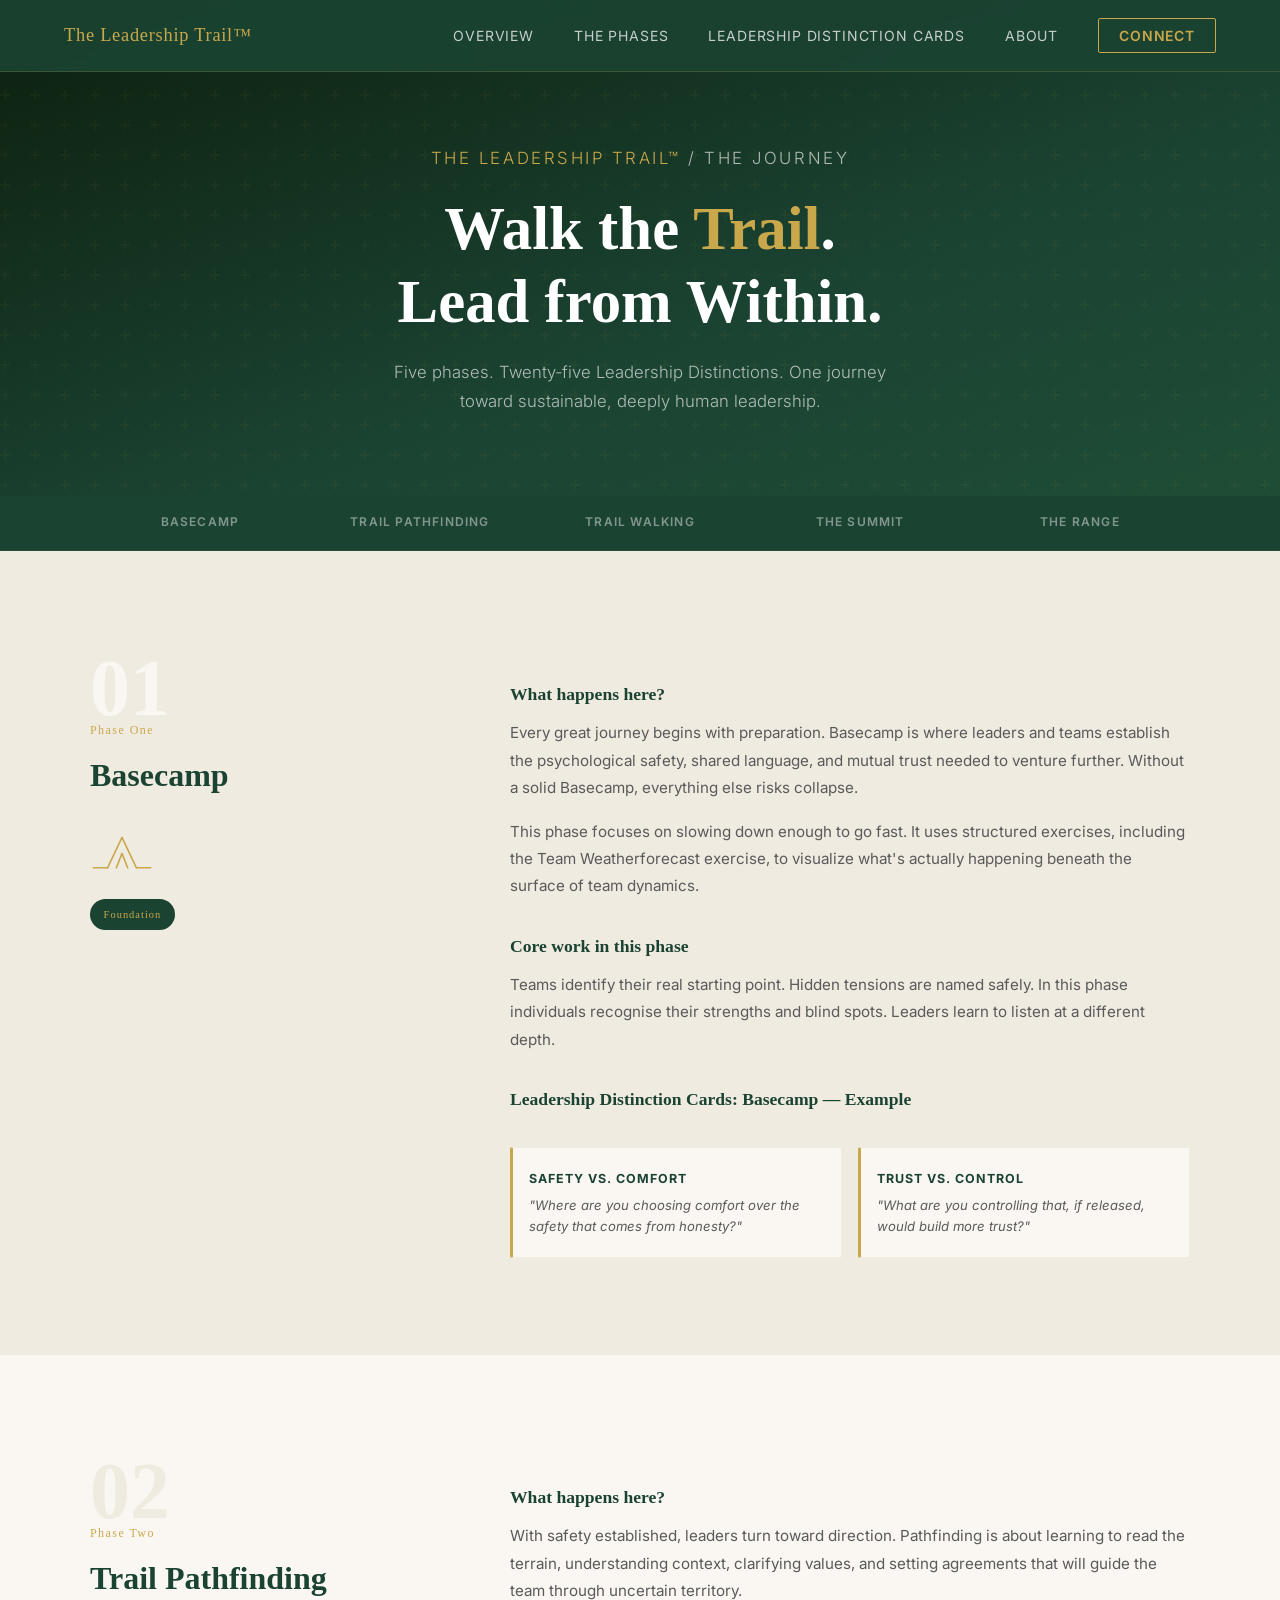
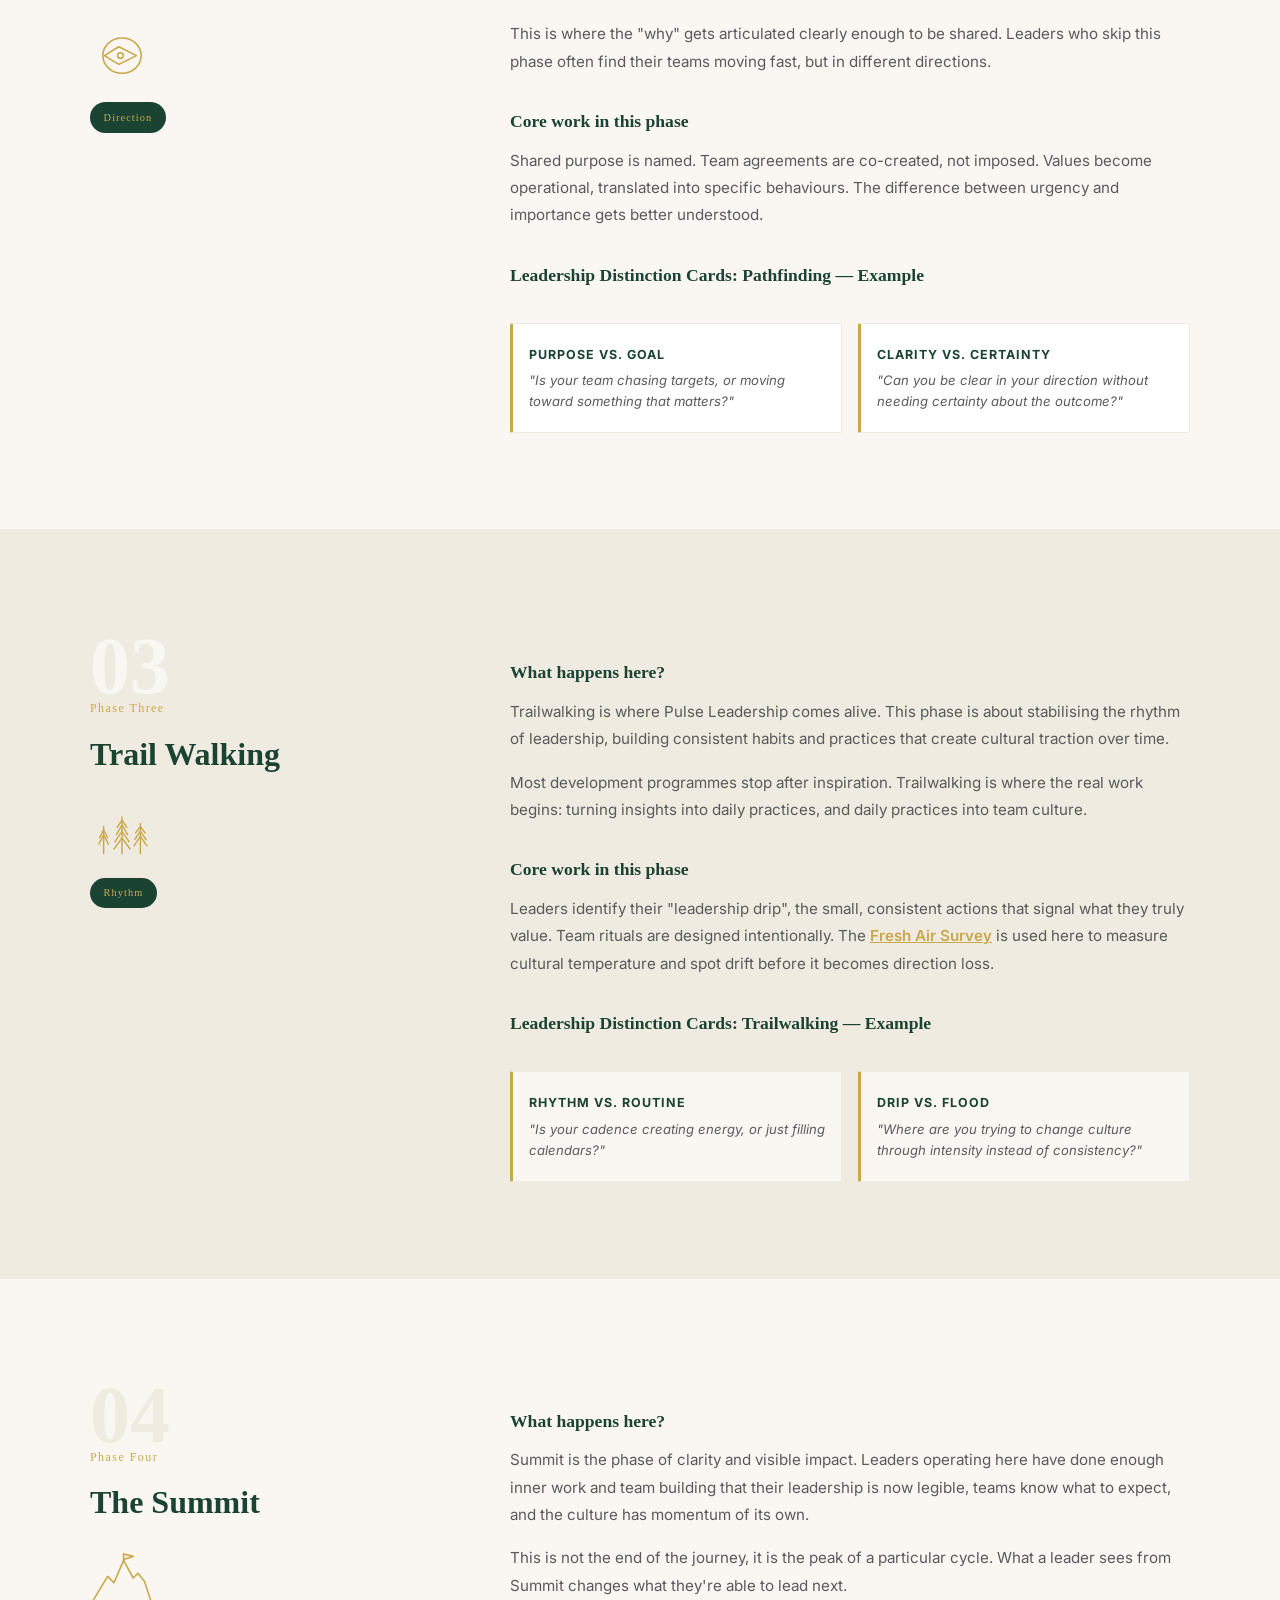
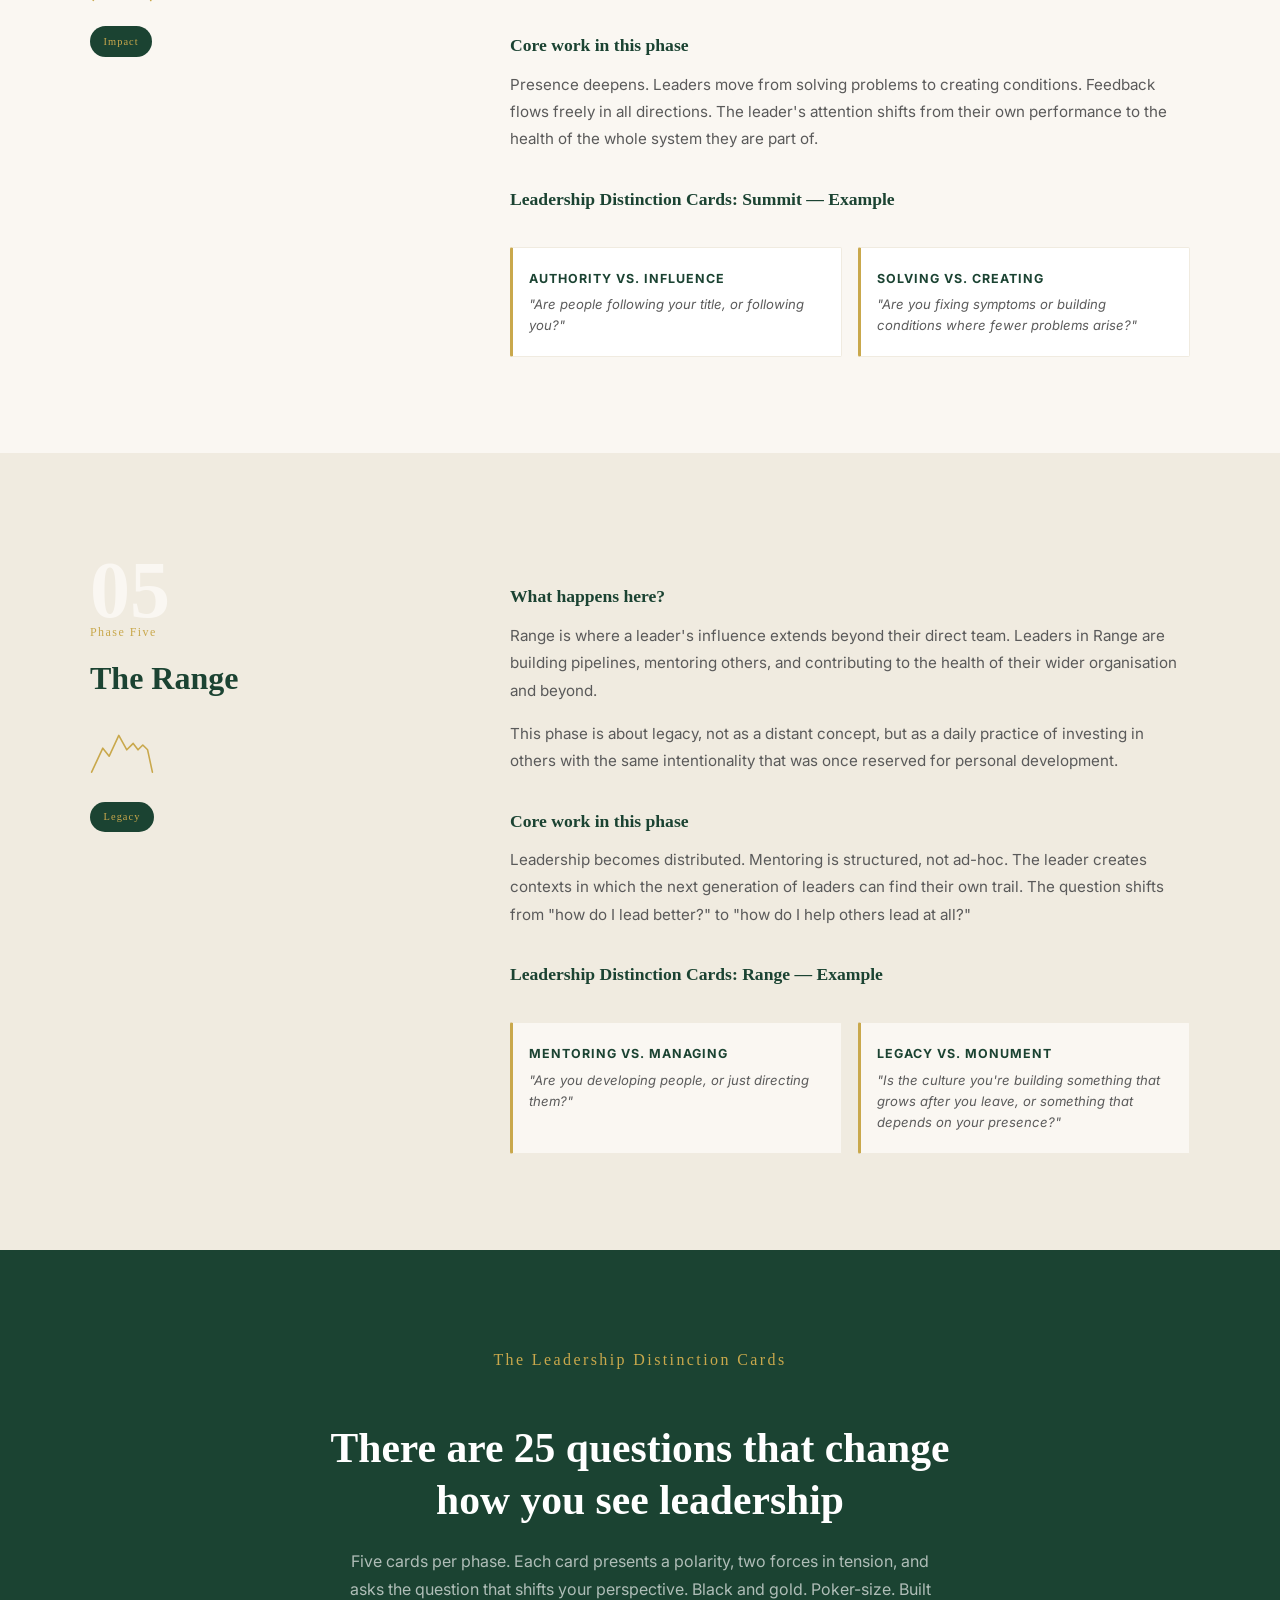
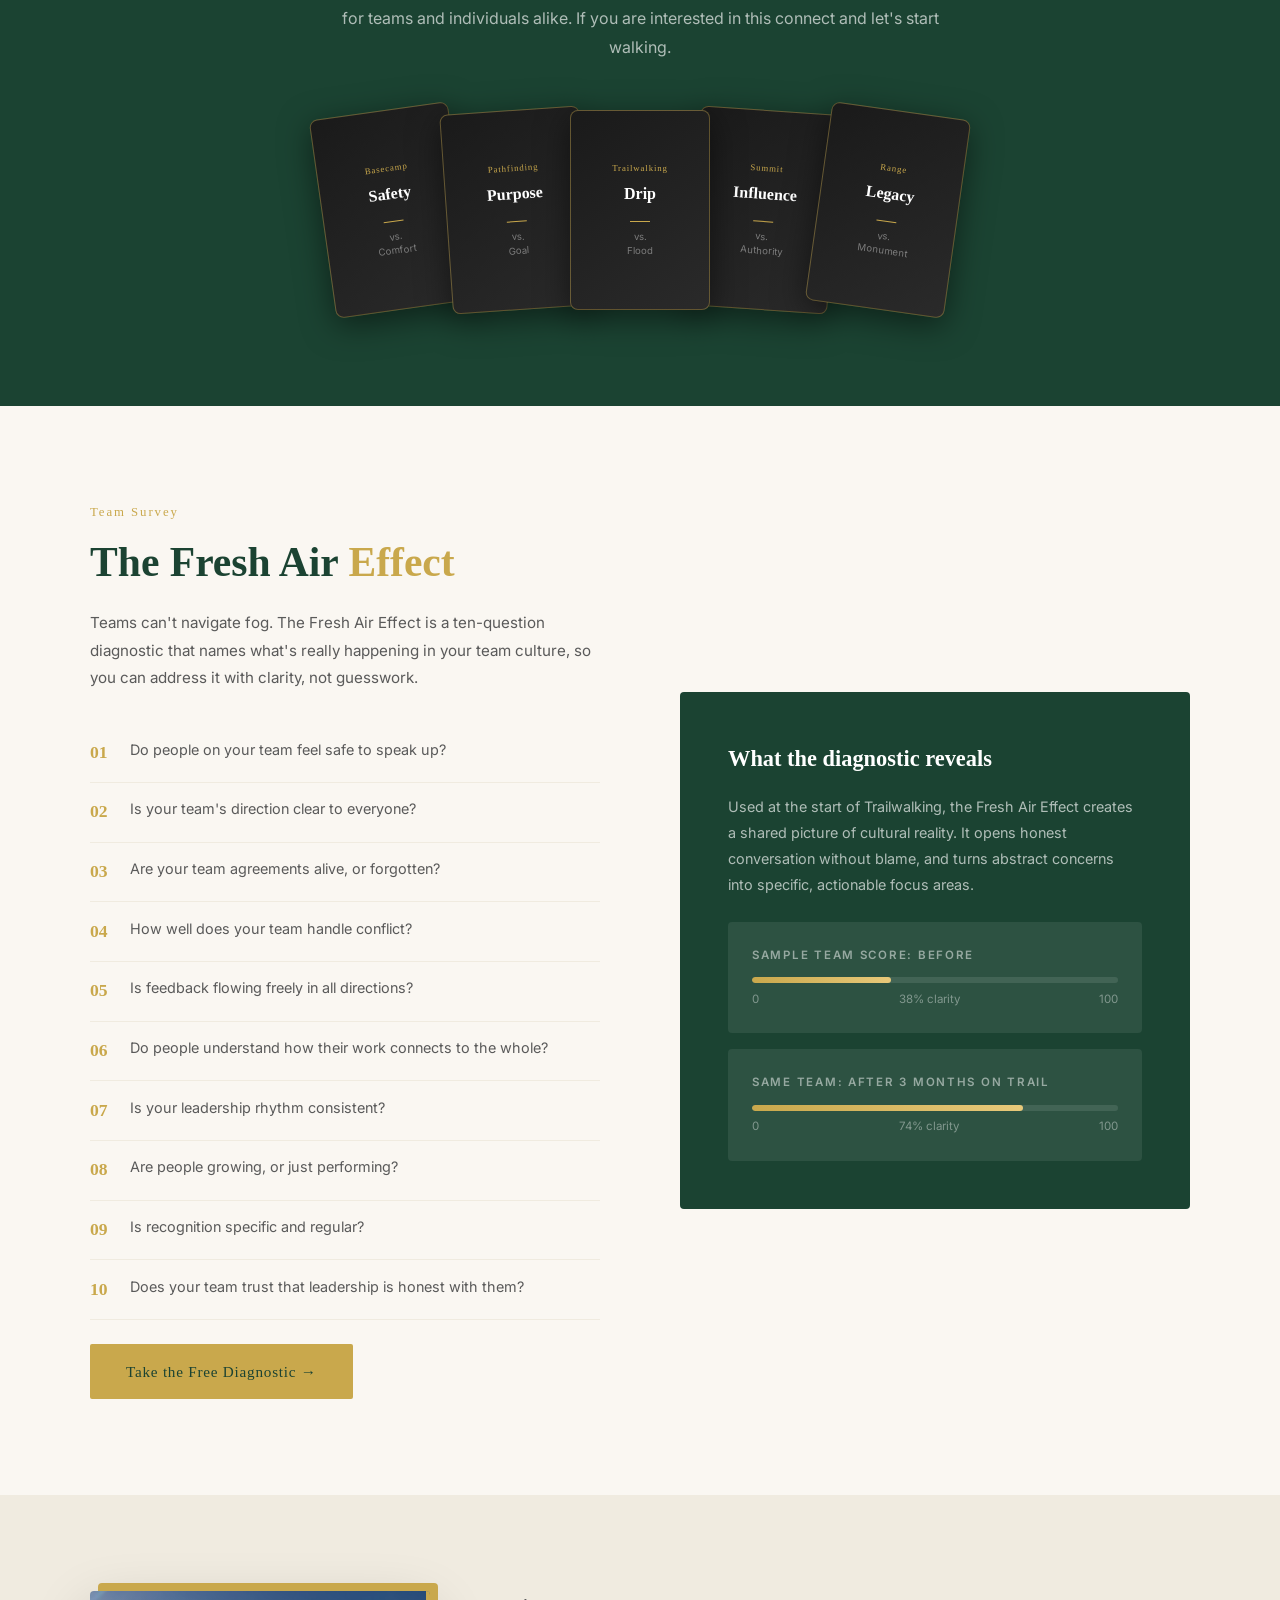
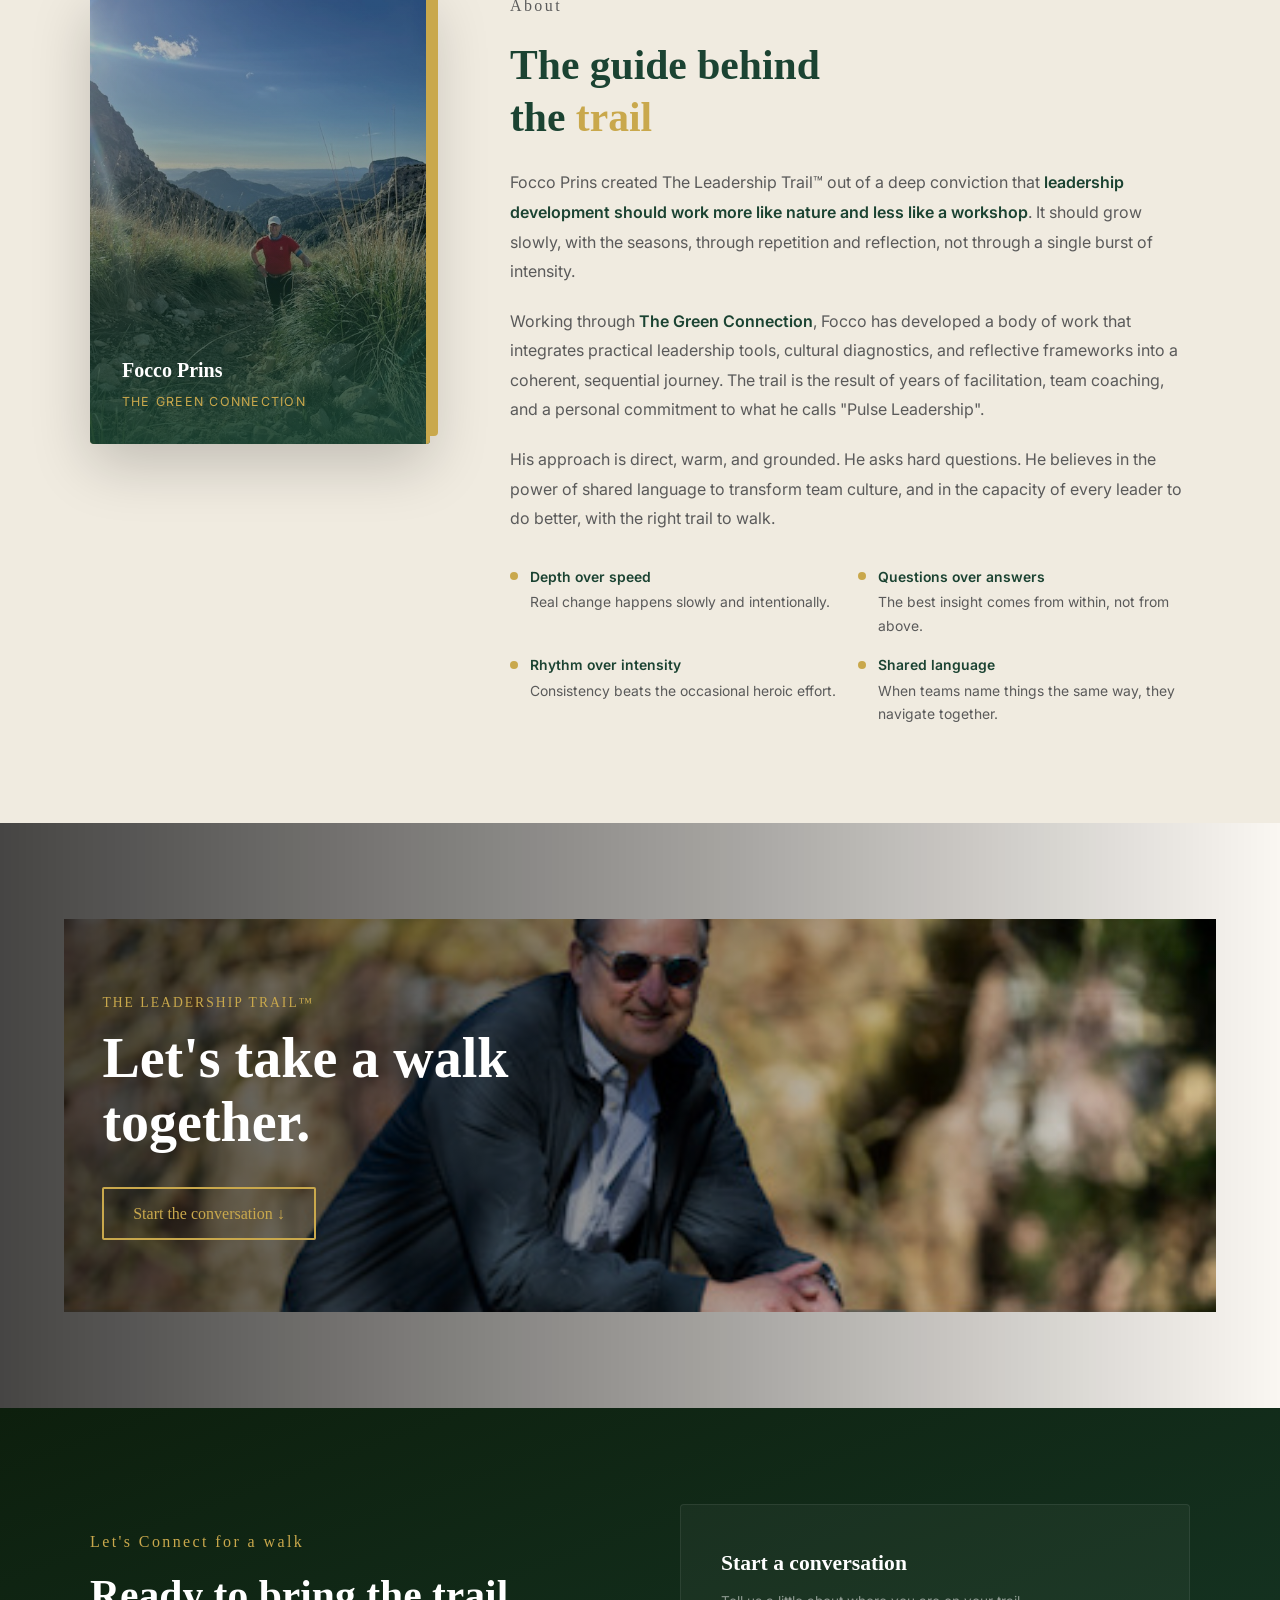
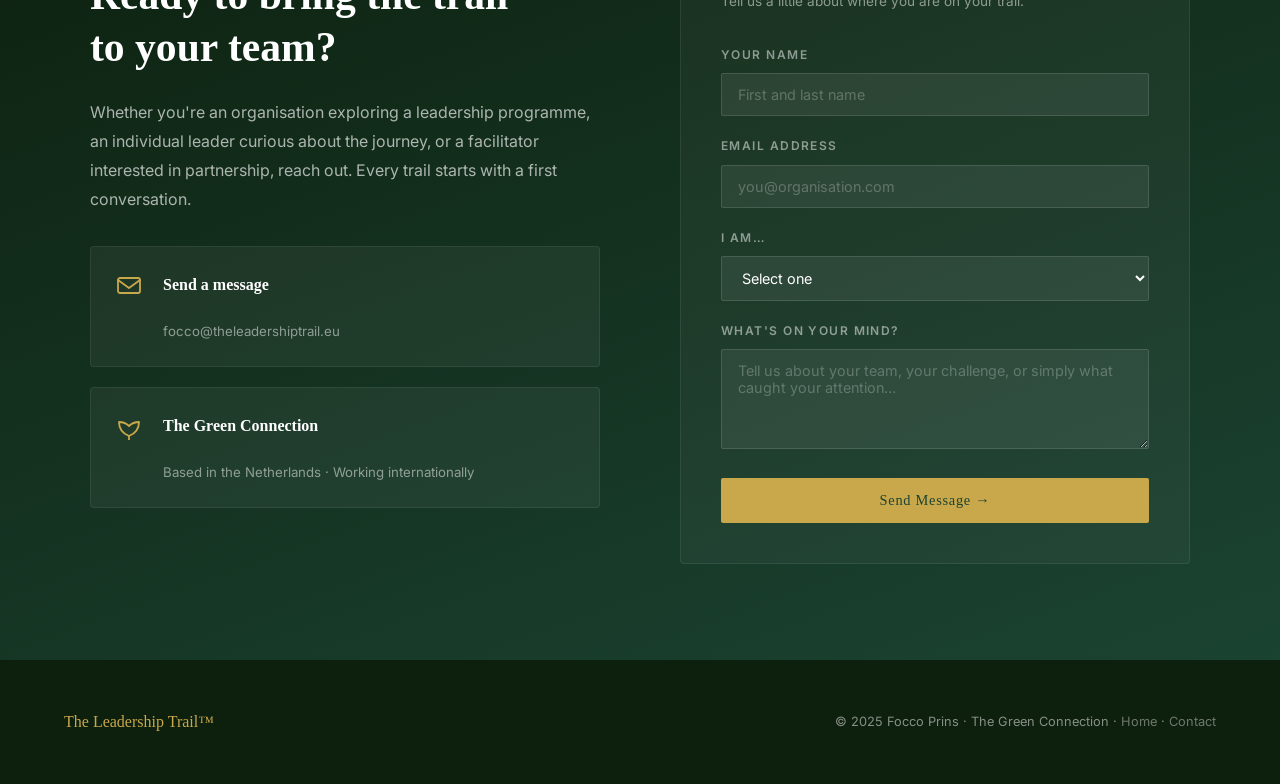
<file: journey.html>
<!DOCTYPE html>
<html lang="en">
<head>
  <meta charset="UTF-8" />
  <meta name="viewport" content="width=device-width, initial-scale=1.0" />
  <title>The Journey | The Leadership Trail™</title>
  <meta name="description" content="Discover The Leadership Trail™ — a five-phase journey from Basecamp to Range. Understand where your team is and what it takes to lead differently." />
  <link rel="preconnect" href="https://fonts.googleapis.com" />
  <link rel="preconnect" href="https://fonts.gstatic.com" crossorigin />
  <link href="https://fonts.googleapis.com/css2?family=Permanent+Marker&family=Inter:wght@300;400;500;600&display=swap" rel="stylesheet" />
  <link rel="stylesheet" href="style.css" />
</head>
<body>

  <!-- NAVIGATION -->
  <nav>
    <a href="index.html" class="nav-logo">The Leadership Trail™</a>
    <ul class="nav-links">
      <li><a href="index.html" data-i18n="nav-overview">Overview</a></li>
      <li><a href="#phases" data-i18n="nav-phases">The Phases</a></li>
      <li><a href="#cards" data-i18n="nav-cards">Leadership Distinction Cards</a></li>
      <li><a href="#about" data-i18n="nav-about">About</a></li>
      <li><a href="#contact" class="nav-cta" data-i18n="nav-connect">Connect</a></li>
    </ul>
  </nav>

  <!-- PAGE HERO -->
  <div class="page-hero">
    <p class="breadcrumb"><a href="index.html">The Leadership Trail™</a> / <span data-i18n="breadcrumb-journey">The Journey</span></p>
    <h1 data-i18n-html="page-hero-title">Walk the <em>Trail</em>.<br>Lead from Within.</h1>
    <p data-i18n="page-hero-sub">Five phases. Twenty-five Leadership Distinctions. One journey toward sustainable, deeply human leadership.</p>
  </div>

  <!-- TRAIL NAVIGATION -->
  <div class="trail-nav" id="phases">
    <div class="trail-nav-inner">
      <a href="#basecamp" data-i18n="tnav-1">Basecamp</a>
      <a href="#pathfinding" data-i18n="tnav-2">Trail Pathfinding</a>
      <a href="#trailwalking" data-i18n="tnav-3">Trail Walking</a>
      <a href="#summit" data-i18n="tnav-4">The Summit</a>
      <a href="#range" data-i18n="tnav-5">The Range</a>
    </div>
  </div>

  <!-- PHASE 1: BASECAMP -->
  <section class="phase-section" id="basecamp">
    <div class="section-inner">
      <div class="phase-grid">
        <div class="phase-sidebar">
          <div class="phase-number-big">01</div>
          <div class="phase-label" data-i18n="p1-label">Phase One</div>
          <div class="phase-title">Basecamp</div>
          <div class="phase-icon-lg">
            <svg viewBox="0 0 80 62" fill="none" stroke="currentColor" stroke-width="2" stroke-linecap="round" stroke-linejoin="round">
              <line x1="4" y1="52" x2="22" y2="52"/>
              <line x1="58" y1="52" x2="76" y2="52"/>
              <path d="M22,52 L40,14 L58,52"/>
              <path d="M33,52 L40,34 L47,52"/>
            </svg>
          </div>
          <span class="phase-tag-lg" data-i18n="p1-tag">Foundation</span>
        </div>
        <div class="phase-content">
          <h4 data-i18n="p1-h4-1">What happens here?</h4>
          <p data-i18n="p1-body-1">Every great journey begins with preparation. Basecamp is where leaders and teams establish the psychological safety, shared language, and mutual trust needed to venture further. Without a solid Basecamp, everything else risks collapse.</p>
          <p data-i18n="p1-body-2">This phase focuses on slowing down enough to go fast. It uses structured exercises, including the Team Weatherforecast exercise, to visualize what's actually happening beneath the surface of team dynamics.</p>
          <h4 data-i18n="p1-h4-2">Core work in this phase</h4>
          <p data-i18n="p1-core">Teams identify their real starting point. Hidden tensions are named safely. In this phase individuals recognise their strengths and blind spots. Leaders learn to listen at a different depth.</p>
          <h4 data-i18n="p1-h4-3">Leadership Distinction Cards: Basecamp — Example</h4>
          <div class="phase-distinctions">
            <div class="distinction">
              <div class="distinction-title">Safety vs. Comfort</div>
              <div class="distinction-q">"Where are you choosing comfort over the safety that comes from honesty?"</div>
            </div>
            <div class="distinction">
              <div class="distinction-title">Trust vs. Control</div>
              <div class="distinction-q">"What are you controlling that, if released, would build more trust?"</div>
            </div>
          </div>
        </div>
      </div>
    </div>
  </section>

  <!-- PHASE 2: PATHFINDING -->
  <section class="phase-section" id="pathfinding">
    <div class="section-inner">
      <div class="phase-grid">
        <div class="phase-sidebar">
          <div class="phase-number-big">02</div>
          <div class="phase-label" data-i18n="p2-label">Phase Two</div>
          <div class="phase-title">Trail Pathfinding</div>
          <div class="phase-icon-lg">
            <svg viewBox="0 0 80 62" fill="none" stroke="currentColor" stroke-width="2" stroke-linecap="round" stroke-linejoin="round">
              <ellipse cx="40" cy="33" rx="24" ry="22"/>
              <path d="M18,33 L36,22 L58,33 L36,44 Z"/>
              <circle cx="38" cy="33" r="3.5" stroke="currentColor" fill="none"/>
            </svg>
          </div>
          <span class="phase-tag-lg" data-i18n="p2-tag">Direction</span>
        </div>
        <div class="phase-content">
          <h4 data-i18n="p2-h4-1">What happens here?</h4>
          <p data-i18n="p2-body-1">With safety established, leaders turn toward direction. Pathfinding is about learning to read the terrain, understanding context, clarifying values, and setting agreements that will guide the team through uncertain territory.</p>
          <p data-i18n="p2-body-2">This is where the "why" gets articulated clearly enough to be shared. Leaders who skip this phase often find their teams moving fast, but in different directions.</p>
          <h4 data-i18n="p2-h4-2">Core work in this phase</h4>
          <p data-i18n="p2-core">Shared purpose is named. Team agreements are co-created, not imposed. Values become operational, translated into specific behaviours. The difference between urgency and importance gets better understood.</p>
          <h4 data-i18n="p2-h4-3">Leadership Distinction Cards: Pathfinding — Example</h4>
          <div class="phase-distinctions">
            <div class="distinction">
              <div class="distinction-title">Purpose vs. Goal</div>
              <div class="distinction-q">"Is your team chasing targets, or moving toward something that matters?"</div>
            </div>
            <div class="distinction">
              <div class="distinction-title">Clarity vs. Certainty</div>
              <div class="distinction-q">"Can you be clear in your direction without needing certainty about the outcome?"</div>
            </div>
          </div>
        </div>
      </div>
    </div>
  </section>

  <!-- PHASE 3: TRAILWALKING -->
  <section class="phase-section" id="trailwalking">
    <div class="section-inner">
      <div class="phase-grid">
        <div class="phase-sidebar">
          <div class="phase-number-big">03</div>
          <div class="phase-label" data-i18n="p3-label">Phase Three</div>
          <div class="phase-title">Trail Walking</div>
          <div class="phase-icon-lg">
            <svg viewBox="0 0 80 66" fill="none" stroke="currentColor" stroke-width="1.8" stroke-linecap="round" stroke-linejoin="round">
              <line x1="17" y1="64" x2="17" y2="30"/>
              <path d="M11,52 L17,40 L23,52"/>
              <path d="M12,44 L17,34 L22,44"/>
              <line x1="40" y1="64" x2="40" y2="18"/>
              <path d="M30,58 L40,44 L50,58"/>
              <path d="M31,49 L40,36 L49,49"/>
              <path d="M33,40 L40,28 L47,40"/>
              <path d="M34,31 L40,22 L46,31"/>
              <line x1="63" y1="64" x2="63" y2="26"/>
              <path d="M55,54 L63,42 L71,54"/>
              <path d="M56,46 L63,36 L70,46"/>
              <path d="M57,38 L63,30 L69,38"/>
            </svg>
          </div>
          <span class="phase-tag-lg" data-i18n="p3-tag">Rhythm</span>
        </div>
        <div class="phase-content">
          <h4 data-i18n="p3-h4-1">What happens here?</h4>
          <p data-i18n="p3-body-1">Trailwalking is where Pulse Leadership comes alive. This phase is about stabilising the rhythm of leadership, building consistent habits and practices that create cultural traction over time.</p>
          <p data-i18n="p3-body-2">Most development programmes stop after inspiration. Trailwalking is where the real work begins: turning insights into daily practices, and daily practices into team culture.</p>
          <h4 data-i18n="p3-h4-2">Core work in this phase</h4>
          <p data-i18n="p3-core">Leaders identify their "leadership drip", the small, consistent actions that signal what they truly value. Team rituals are designed intentionally. The <a href="fresh-air.html" style="color:var(--gold);text-decoration:underline;font-weight:600;">Fresh Air Survey</a> is used here to measure cultural temperature and spot drift before it becomes direction loss.</p>
          <h4 data-i18n="p3-h4-3">Leadership Distinction Cards: Trailwalking — Example</h4>
          <div class="phase-distinctions">
            <div class="distinction">
              <div class="distinction-title">Rhythm vs. Routine</div>
              <div class="distinction-q">"Is your cadence creating energy, or just filling calendars?"</div>
            </div>
            <div class="distinction">
              <div class="distinction-title">Drip vs. Flood</div>
              <div class="distinction-q">"Where are you trying to change culture through intensity instead of consistency?"</div>
            </div>
          </div>
        </div>
      </div>
    </div>
  </section>

  <!-- PHASE 4: SUMMIT -->
  <section class="phase-section" id="summit">
    <div class="section-inner">
      <div class="phase-grid">
        <div class="phase-sidebar">
          <div class="phase-number-big">04</div>
          <div class="phase-label" data-i18n="p4-label">Phase Four</div>
          <div class="phase-title">The Summit</div>
          <div class="phase-icon-lg">
            <svg viewBox="0 0 80 64" fill="none" stroke="currentColor" stroke-width="2" stroke-linecap="round" stroke-linejoin="round">
              <path d="M4,60 L22,30 L30,38 L42,10 L54,32 L60,26 L68,36 L76,60"/>
              <line x1="42" y1="10" x2="42" y2="2"/>
              <path d="M42,2 L54,5 L42,9"/>
            </svg>
          </div>
          <span class="phase-tag-lg" data-i18n="p4-tag">Impact</span>
        </div>
        <div class="phase-content">
          <h4 data-i18n="p4-h4-1">What happens here?</h4>
          <p data-i18n="p4-body-1">Summit is the phase of clarity and visible impact. Leaders operating here have done enough inner work and team building that their leadership is now legible, teams know what to expect, and the culture has momentum of its own.</p>
          <p data-i18n="p4-body-2">This is not the end of the journey, it is the peak of a particular cycle. What a leader sees from Summit changes what they're able to lead next.</p>
          <h4 data-i18n="p4-h4-2">Core work in this phase</h4>
          <p data-i18n="p4-core">Presence deepens. Leaders move from solving problems to creating conditions. Feedback flows freely in all directions. The leader's attention shifts from their own performance to the health of the whole system they are part of.</p>
          <h4 data-i18n="p4-h4-3">Leadership Distinction Cards: Summit — Example</h4>
          <div class="phase-distinctions">
            <div class="distinction">
              <div class="distinction-title">Authority vs. Influence</div>
              <div class="distinction-q">"Are people following your title, or following you?"</div>
            </div>
            <div class="distinction">
              <div class="distinction-title">Solving vs. Creating</div>
              <div class="distinction-q">"Are you fixing symptoms or building conditions where fewer problems arise?"</div>
            </div>
          </div>
        </div>
      </div>
    </div>
  </section>

  <!-- PHASE 5: RANGE -->
  <section class="phase-section" id="range">
    <div class="section-inner">
      <div class="phase-grid">
        <div class="phase-sidebar">
          <div class="phase-number-big">05</div>
          <div class="phase-label" data-i18n="p5-label">Phase Five</div>
          <div class="phase-title">The Range</div>
          <div class="phase-icon-lg">
            <svg viewBox="0 0 80 56" fill="none" stroke="currentColor" stroke-width="2" stroke-linecap="round" stroke-linejoin="round">
              <path d="M2,52 L16,22 L24,32 L36,6 L46,24 L54,16 L60,24 L66,18 L72,24 L78,52"/>
            </svg>
          </div>
          <span class="phase-tag-lg" data-i18n="p5-tag">Legacy</span>
        </div>
        <div class="phase-content">
          <h4 data-i18n="p5-h4-1">What happens here?</h4>
          <p data-i18n="p5-body-1">Range is where a leader's influence extends beyond their direct team. Leaders in Range are building pipelines, mentoring others, and contributing to the health of their wider organisation and beyond.</p>
          <p data-i18n="p5-body-2">This phase is about legacy, not as a distant concept, but as a daily practice of investing in others with the same intentionality that was once reserved for personal development.</p>
          <h4 data-i18n="p5-h4-2">Core work in this phase</h4>
          <p data-i18n="p5-core">Leadership becomes distributed. Mentoring is structured, not ad-hoc. The leader creates contexts in which the next generation of leaders can find their own trail. The question shifts from "how do I lead better?" to "how do I help others lead at all?"</p>
          <h4 data-i18n="p5-h4-3">Leadership Distinction Cards: Range — Example</h4>
          <div class="phase-distinctions">
            <div class="distinction">
              <div class="distinction-title">Mentoring vs. Managing</div>
              <div class="distinction-q">"Are you developing people, or just directing them?"</div>
            </div>
            <div class="distinction">
              <div class="distinction-title">Legacy vs. Monument</div>
              <div class="distinction-q">"Is the culture you're building something that grows after you leave, or something that depends on your presence?"</div>
            </div>
          </div>
        </div>
      </div>
    </div>
  </section>

  <!-- DISTINCTION CARDS -->
  <section class="cards-section" id="cards">
    <div class="section-inner">
      <p class="section-label" data-i18n="cards-label">The Leadership Distinction Cards</p>
      <h2 class="section-title" data-i18n-html="cards-title">There are 25 questions that change<br>how you see leadership</h2>
      <p>Five cards per phase. Each card presents a polarity, two forces in tension, and asks the question that shifts your perspective. Black and gold. Poker-size. Built for teams and individuals alike. If you are interested in this connect and let's start walking.</p>
      <div class="cards-visual">
        <div class="card-preview">
          <div class="card-phase">Basecamp</div>
          <div class="card-word">Safety</div>
          <div class="card-divider"></div>
          <div class="card-vs">vs.<br>Comfort</div>
        </div>
        <div class="card-preview">
          <div class="card-phase">Pathfinding</div>
          <div class="card-word">Purpose</div>
          <div class="card-divider"></div>
          <div class="card-vs">vs.<br>Goal</div>
        </div>
        <div class="card-preview">
          <div class="card-phase">Trailwalking</div>
          <div class="card-word">Drip</div>
          <div class="card-divider"></div>
          <div class="card-vs">vs.<br>Flood</div>
        </div>
        <div class="card-preview">
          <div class="card-phase">Summit</div>
          <div class="card-word">Influence</div>
          <div class="card-divider"></div>
          <div class="card-vs">vs.<br>Authority</div>
        </div>
        <div class="card-preview">
          <div class="card-phase">Range</div>
          <div class="card-word">Legacy</div>
          <div class="card-divider"></div>
          <div class="card-vs">vs.<br>Monument</div>
        </div>
      </div>
    </div>
  </section>

  <!-- FRESH AIR EFFECT -->
  <section class="fresh-air" id="diagnostic">
    <div class="section-inner fresh-air-grid">
      <div>
        <p class="section-label" data-i18n="fresh-label">Team Survey</p>
        <h2 class="section-title" data-i18n-html="fresh-title">The Fresh Air <em>Effect</em></h2>
        <p style="color:var(--text-muted);font-size:0.95rem;line-height:1.8;margin-bottom:1rem;">Teams can't navigate fog. The Fresh Air Effect is a ten-question diagnostic that names what's really happening in your team culture, so you can address it with clarity, not guesswork.</p>
        <ul class="diagnostic-list">
          <li><span class="diag-num">01</span> Do people on your team feel safe to speak up?</li>
          <li><span class="diag-num">02</span> Is your team's direction clear to everyone?</li>
          <li><span class="diag-num">03</span> Are your team agreements alive, or forgotten?</li>
          <li><span class="diag-num">04</span> How well does your team handle conflict?</li>
          <li><span class="diag-num">05</span> Is feedback flowing freely in all directions?</li>
          <li><span class="diag-num">06</span> Do people understand how their work connects to the whole?</li>
          <li><span class="diag-num">07</span> Is your leadership rhythm consistent?</li>
          <li><span class="diag-num">08</span> Are people growing, or just performing?</li>
          <li><span class="diag-num">09</span> Is recognition specific and regular?</li>
          <li><span class="diag-num">10</span> Does your team trust that leadership is honest with them?</li>
        </ul>
        <a href="fresh-air.html" class="btn-primary" style="display:inline-block;margin-top:1.5rem;">Take the Free Diagnostic →</a>
      </div>
      <div class="fresh-air-visual">
        <h3 data-i18n="fresh-reveals">What the diagnostic reveals</h3>
        <p>Used at the start of Trailwalking, the Fresh Air Effect creates a shared picture of cultural reality. It opens honest conversation without blame, and turns abstract concerns into specific, actionable focus areas.</p>
        <div class="gauge">
          <div class="gauge-label">Sample Team Score: Before</div>
          <div class="gauge-bar-wrap"><div class="gauge-bar" style="width:38%"></div></div>
          <div class="gauge-meta"><span>0</span><span>38% clarity</span><span>100</span></div>
        </div>
        <div class="gauge" style="margin-top:1rem;">
          <div class="gauge-label">Same Team: After 3 Months on Trail</div>
          <div class="gauge-bar-wrap"><div class="gauge-bar" style="width:74%"></div></div>
          <div class="gauge-meta"><span>0</span><span>74% clarity</span><span>100</span></div>
        </div>
      </div>
    </div>
  </section>

  <!-- ABOUT FOCCO -->
  <section class="about" id="about">
    <div class="section-inner about-grid">
      <div class="about-avatar">
        <img src="IMG_Trail%20guide.JPG" alt="Focco Prins, The Leadership Trail™" />
        <div class="about-name">
          <h3>Focco Prins</h3>
          <p>The Green Connection</p>
        </div>
      </div>
      <div class="about-content">
        <p class="section-label" data-i18n="about-label">About</p>
        <h2 class="section-title" style="margin-bottom:1.5rem;" data-i18n-html="about-title">The guide behind<br>the <em>trail</em></h2>
        <p>Focco Prins created The Leadership Trail™ out of a deep conviction that <strong>leadership development should work more like nature and less like a workshop</strong>. It should grow slowly, with the seasons, through repetition and reflection, not through a single burst of intensity.</p>
        <p>Working through <strong>The Green Connection</strong>, Focco has developed a body of work that integrates practical leadership tools, cultural diagnostics, and reflective frameworks into a coherent, sequential journey. The trail is the result of years of facilitation, team coaching, and a personal commitment to what he calls "Pulse Leadership".</p>
        <p>His approach is direct, warm, and grounded. He asks hard questions. He believes in the power of shared language to transform team culture, and in the capacity of every leader to do better, with the right trail to walk.</p>
        <div class="values-grid">
          <div class="value-item">
            <div class="value-dot"></div>
            <div class="value-text"><strong>Depth over speed</strong>Real change happens slowly and intentionally.</div>
          </div>
          <div class="value-item">
            <div class="value-dot"></div>
            <div class="value-text"><strong>Questions over answers</strong>The best insight comes from within, not from above.</div>
          </div>
          <div class="value-item">
            <div class="value-dot"></div>
            <div class="value-text"><strong>Rhythm over intensity</strong>Consistency beats the occasional heroic effort.</div>
          </div>
          <div class="value-item">
            <div class="value-dot"></div>
            <div class="value-text"><strong>Shared language</strong>When teams name things the same way, they navigate together.</div>
          </div>
        </div>
      </div>
    </div>
  </section>

  <!-- WALK TOGETHER -->
  <section class="walk-together">
    <img src="IMG_%20Lets%20take%20a%20walk%20together.JPG" alt="Let's take a walk together on The Leadership Trail™" />
    <div class="walk-overlay">
      <p class="walk-label" data-i18n="walk-label">The Leadership Trail™</p>
      <h2 class="walk-headline" data-i18n="walk-headline">Let's take a walk together.</h2>
      <a href="#contact" class="walk-cta" data-i18n="walk-cta">Start the conversation ↓</a>
    </div>
  </section>

  <!-- CONTACT -->
  <section class="contact" id="contact">
    <div class="section-inner">
      <div class="contact-grid">
        <div class="contact-intro">
          <p class="section-label" data-i18n="contact-label">Let's Connect for a walk</p>
          <h2 class="section-title" data-i18n-html="contact-title">Ready to bring the trail<br>to your team?</h2>
          <p data-i18n="contact-intro">Whether you're an organisation exploring a leadership programme, an individual leader curious about the journey, or a facilitator interested in partnership, reach out. Every trail starts with a first conversation.</p>
          <div class="contact-ways">
            <a href="mailto:focco@theleadershiptrail.eu" class="contact-way">
              <div class="contact-way-icon" style="width:28px;height:28px;color:var(--gold);flex-shrink:0">
              <svg viewBox="0 0 28 28" fill="none" stroke="currentColor" stroke-width="1.8" stroke-linecap="round" stroke-linejoin="round">
                <rect x="3" y="7" width="22" height="15" rx="2"/>
                <path d="M3,9 L14,17 L25,9"/>
              </svg>
            </div>
              <div class="contact-way-text">
                <h4 data-i18n="contact-send">Send a message</h4>
                <p>focco@theleadershiptrail.eu</p>
              </div>
            </a>
            <div class="contact-way" style="cursor:default">
              <div class="contact-way-icon" style="width:28px;height:28px;color:var(--gold);flex-shrink:0">
              <svg viewBox="0 0 28 28" fill="none" stroke="currentColor" stroke-width="1.8" stroke-linecap="round" stroke-linejoin="round">
                <path d="M14,24 Q4,20 4,10 Q10,10 14,14 Q18,10 24,10 Q24,20 14,24 Z"/>
                <line x1="14" y1="24" x2="14" y2="28"/>
              </svg>
            </div>
              <div class="contact-way-text">
                <h4 data-i18n="contact-tgc">The Green Connection</h4>
                <p data-i18n="contact-location">Based in the Netherlands · Working internationally</p>
              </div>
            </div>
          </div>
        </div>
        <div class="contact-form-side">
          <h3 data-i18n="form-title">Start a conversation</h3>
          <p data-i18n="form-sub">Tell us a little about where you are on your trail.</p>
          <form name="contact" method="POST" data-netlify="true" netlify-honeypot="bot-field" id="contact-form">
            <input type="hidden" name="form-name" value="contact" />
            <input type="hidden" name="bot-field" />
            <div class="form-group">
              <label for="name" data-i18n="form-name-label">Your name</label>
              <input type="text" id="name" name="name" placeholder="First and last name" required />
            </div>
            <div class="form-group">
              <label for="email" data-i18n="form-email-label">Email address</label>
              <input type="email" id="email" name="email" placeholder="you@organisation.com" required />
            </div>
            <div class="form-group">
              <label for="role" data-i18n="form-role-label">I am…</label>
              <select id="role" name="role">
                <option value="">Select one</option>
                <option>Managing director</option>
                <option>Team Lead</option>
                <option>Team member</option>
                <option>A facilitator / trainer</option>
                <option>Just exploring</option>
              </select>
            </div>
            <div class="form-group">
              <label for="message" data-i18n="form-msg-label">What's on your mind?</label>
              <textarea id="message" name="message" placeholder="Tell us about your team, your challenge, or simply what caught your attention…"></textarea>
            </div>
            <button type="submit" class="btn-gold" data-i18n="form-submit">Send Message →</button>
          </form>
          <div id="contact-success" style="display:none; padding: 1.5rem; background: var(--green-deep); color: var(--white); border-radius: 8px; margin-top: 1rem;">
            ✓ Thanks! Focco will be in touch shortly.
          </div>
        </div>
      </div>
    </div>
  </section>

  <!-- FOOTER -->
  <footer>
    <div class="footer-logo">The Leadership Trail™</div>
    <p>© 2025 Focco Prins · The Green Connection · <a href="index.html">Home</a> · <a href="#contact" data-i18n="footer-contact">Contact</a></p>
  </footer>

  <script src="script.js"></script>
  <script>
    document.getElementById('contact-form').addEventListener('submit', function (e) {
      e.preventDefault();
      const form    = this;
      const encoded = new URLSearchParams(new FormData(form)).toString();
      fetch('/', {
        method:  'POST',
        headers: { 'Content-Type': 'application/x-www-form-urlencoded' },
        body:    encoded
      })
        .then(function () {
          form.style.display = 'none';
          document.getElementById('contact-success').style.display = 'block';
        })
        .catch(function () {
          form.style.display = 'none';
          document.getElementById('contact-success').style.display = 'block';
        });
    });
  </script>

</body>
</html>
</file>
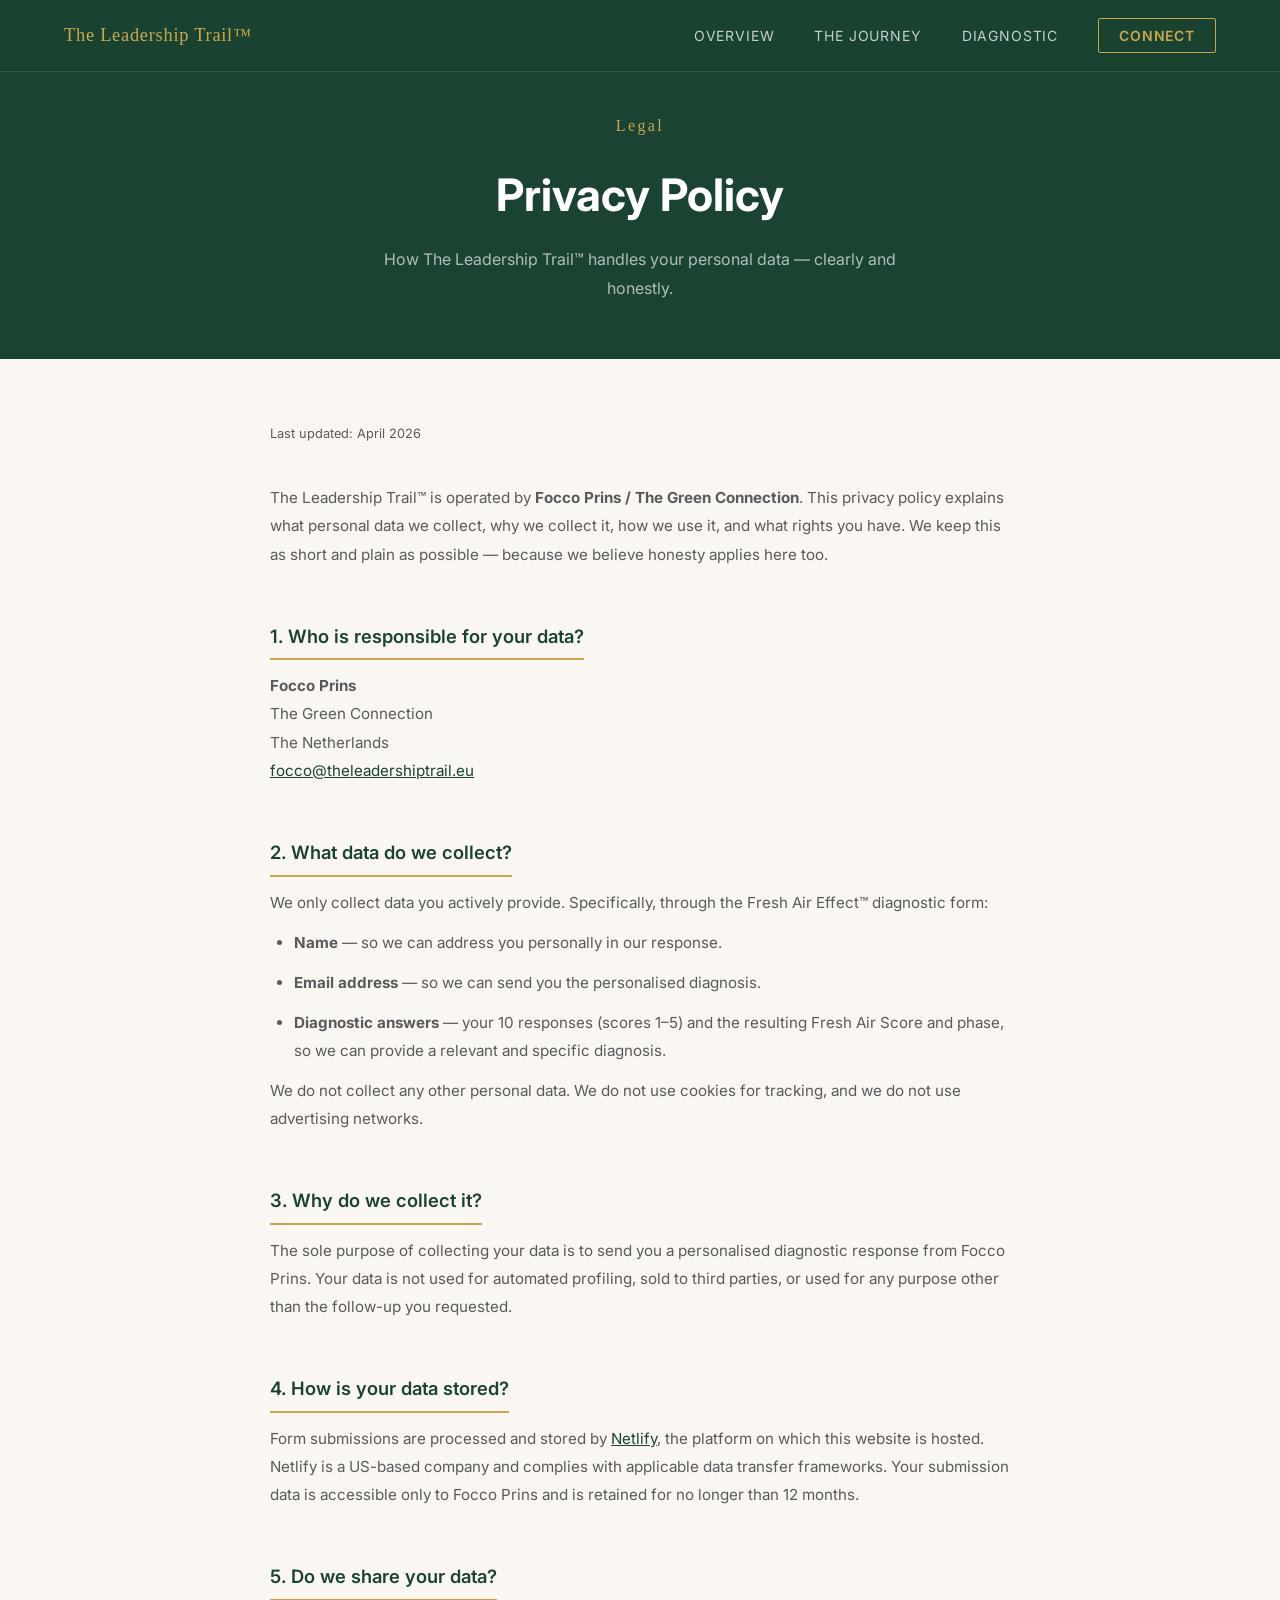
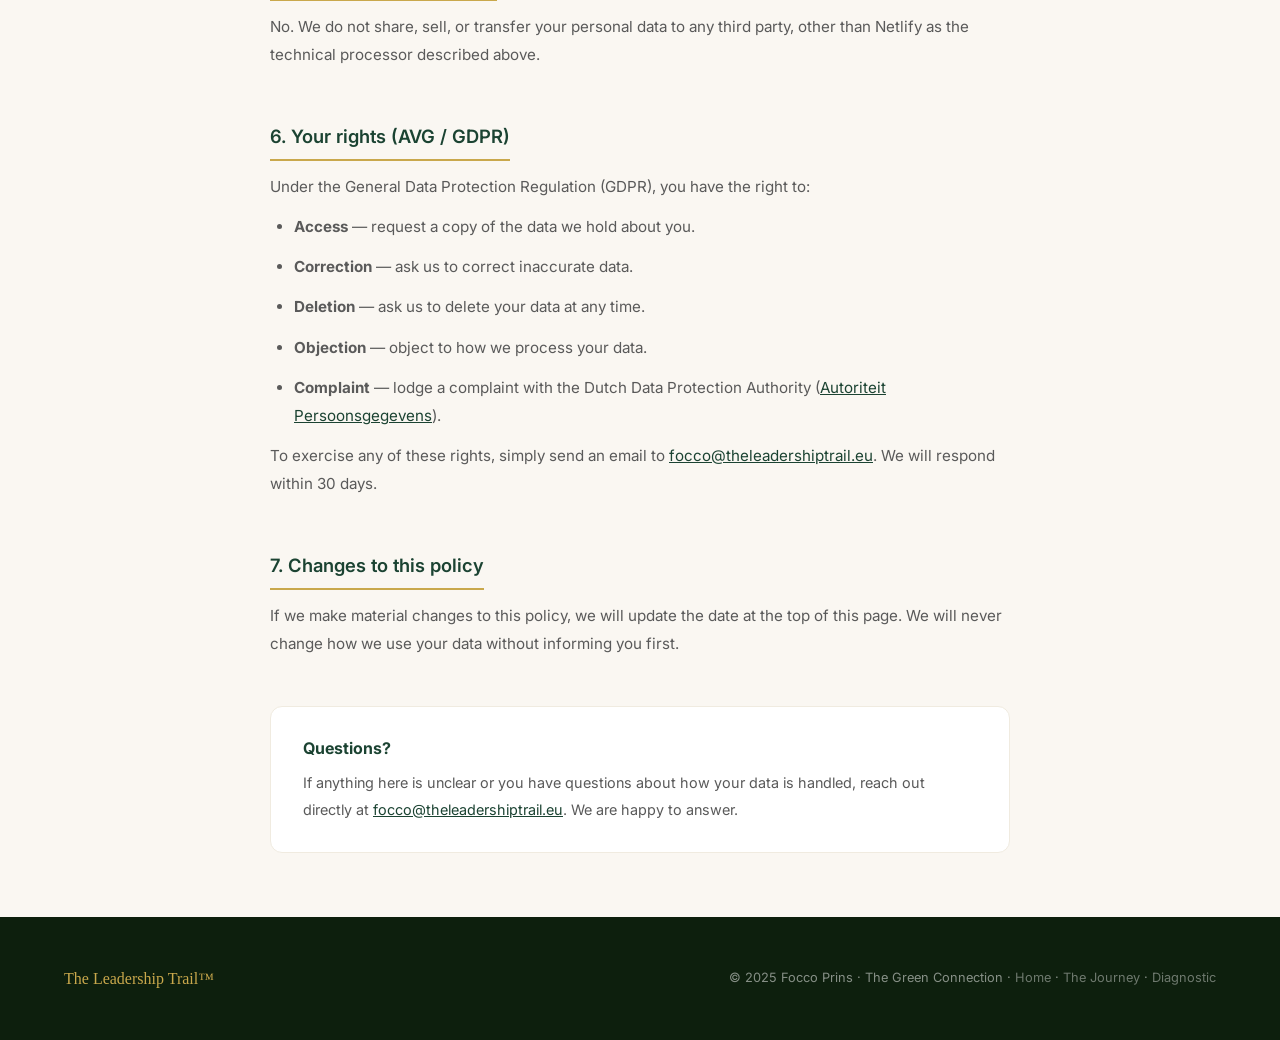
<file: privacy.html>
<!DOCTYPE html>
<html lang="en">
<head>
  <meta charset="UTF-8" />
  <meta name="viewport" content="width=device-width, initial-scale=1.0" />
  <title>Privacy Policy | The Leadership Trail™</title>
  <meta name="description" content="Privacy Policy for The Leadership Trail™ — how we handle your data when you use our diagnostic tool or contact us." />
  <link rel="preconnect" href="https://fonts.googleapis.com" />
  <link rel="preconnect" href="https://fonts.gstatic.com" crossorigin />
  <link href="https://fonts.googleapis.com/css2?family=Permanent+Marker&family=Inter:wght@300;400;500;600&display=swap" rel="stylesheet" />
  <link rel="stylesheet" href="style.css" />
  <style>
    .privacy-hero {
      background: var(--green-deep);
      padding: 7rem 5% 3.5rem;
      text-align: center;
      color: var(--white);
    }
    .privacy-hero .section-label { color: var(--gold); margin-bottom: 1rem; }
    .privacy-hero h1 { font-size: clamp(1.8rem, 4vw, 2.8rem); margin-bottom: 0.75rem; }
    .privacy-hero p  { font-size: 1rem; color: rgba(255,255,255,0.65); max-width: 520px; margin: 0 auto; line-height: 1.8; }

    .privacy-body {
      background: var(--cream);
      padding: 4rem 5%;
    }
    .privacy-inner {
      max-width: 740px;
      margin: 0 auto;
    }
    .privacy-inner h2 {
      font-size: 1.15rem;
      font-weight: 600;
      color: var(--green-deep);
      margin: 2.5rem 0 0.75rem;
      padding-bottom: 0.4rem;
      border-bottom: 2px solid var(--gold);
      display: inline-block;
    }
    .privacy-inner p, .privacy-inner li {
      font-size: 0.95rem;
      color: var(--text-muted);
      line-height: 1.85;
      margin-bottom: 0.75rem;
    }
    .privacy-inner ul {
      padding-left: 1.5rem;
      margin-bottom: 0.75rem;
    }
    .privacy-inner a {
      color: var(--green-deep);
      text-decoration: underline;
    }
    .privacy-inner .updated {
      font-size: 0.8rem;
      color: var(--text-muted);
      margin-bottom: 2.5rem;
      display: block;
    }
    .privacy-contact {
      background: var(--white);
      border: 1px solid var(--cream-dark);
      border-radius: 12px;
      padding: 1.75rem 2rem;
      margin-top: 3rem;
    }
    .privacy-contact h3 {
      font-size: 1rem;
      color: var(--green-deep);
      margin-bottom: 0.5rem;
    }
    .privacy-contact p {
      font-size: 0.9rem;
      color: var(--text-muted);
      margin: 0;
    }
  </style>
</head>
<body>

  <!-- NAVIGATION -->
  <nav>
    <a href="index.html" class="nav-logo">The Leadership Trail™</a>
    <ul class="nav-links">
      <li><a href="index.html">Overview</a></li>
      <li><a href="journey.html">The Journey</a></li>
      <li><a href="fresh-air.html">Diagnostic</a></li>
      <li><a href="journey.html#contact" class="nav-cta">Connect</a></li>
    </ul>
  </nav>

  <!-- HERO -->
  <div class="privacy-hero">
    <p class="section-label">Legal</p>
    <h1>Privacy Policy</h1>
    <p>How The Leadership Trail™ handles your personal data — clearly and honestly.</p>
  </div>

  <!-- BODY -->
  <section class="privacy-body">
    <div class="privacy-inner">

      <span class="updated">Last updated: April 2026</span>

      <p>The Leadership Trail™ is operated by <strong>Focco Prins / The Green Connection</strong>. This privacy policy explains what personal data we collect, why we collect it, how we use it, and what rights you have. We keep this as short and plain as possible — because we believe honesty applies here too.</p>

      <h2>1. Who is responsible for your data?</h2>
      <p><strong>Focco Prins</strong><br>
      The Green Connection<br>
      The Netherlands<br>
      <a href="mailto:focco@theleadershiptrail.eu">focco@theleadershiptrail.eu</a></p>

      <h2>2. What data do we collect?</h2>
      <p>We only collect data you actively provide. Specifically, through the Fresh Air Effect™ diagnostic form:</p>
      <ul>
        <li><strong>Name</strong> — so we can address you personally in our response.</li>
        <li><strong>Email address</strong> — so we can send you the personalised diagnosis.</li>
        <li><strong>Diagnostic answers</strong> — your 10 responses (scores 1–5) and the resulting Fresh Air Score and phase, so we can provide a relevant and specific diagnosis.</li>
      </ul>
      <p>We do not collect any other personal data. We do not use cookies for tracking, and we do not use advertising networks.</p>

      <h2>3. Why do we collect it?</h2>
      <p>The sole purpose of collecting your data is to send you a personalised diagnostic response from Focco Prins. Your data is not used for automated profiling, sold to third parties, or used for any purpose other than the follow-up you requested.</p>

      <h2>4. How is your data stored?</h2>
      <p>Form submissions are processed and stored by <a href="https://www.netlify.com/privacy/" target="_blank" rel="noopener">Netlify</a>, the platform on which this website is hosted. Netlify is a US-based company and complies with applicable data transfer frameworks. Your submission data is accessible only to Focco Prins and is retained for no longer than 12 months.</p>

      <h2>5. Do we share your data?</h2>
      <p>No. We do not share, sell, or transfer your personal data to any third party, other than Netlify as the technical processor described above.</p>

      <h2>6. Your rights (AVG / GDPR)</h2>
      <p>Under the General Data Protection Regulation (GDPR), you have the right to:</p>
      <ul>
        <li><strong>Access</strong> — request a copy of the data we hold about you.</li>
        <li><strong>Correction</strong> — ask us to correct inaccurate data.</li>
        <li><strong>Deletion</strong> — ask us to delete your data at any time.</li>
        <li><strong>Objection</strong> — object to how we process your data.</li>
        <li><strong>Complaint</strong> — lodge a complaint with the Dutch Data Protection Authority (<a href="https://www.autoriteitpersoonsgegevens.nl" target="_blank" rel="noopener">Autoriteit Persoonsgegevens</a>).</li>
      </ul>
      <p>To exercise any of these rights, simply send an email to <a href="mailto:focco@theleadershiptrail.eu">focco@theleadershiptrail.eu</a>. We will respond within 30 days.</p>

      <h2>7. Changes to this policy</h2>
      <p>If we make material changes to this policy, we will update the date at the top of this page. We will never change how we use your data without informing you first.</p>

      <div class="privacy-contact">
        <h3>Questions?</h3>
        <p>If anything here is unclear or you have questions about how your data is handled, reach out directly at <a href="mailto:focco@theleadershiptrail.eu">focco@theleadershiptrail.eu</a>. We are happy to answer.</p>
      </div>

    </div>
  </section>

  <!-- FOOTER -->
  <footer>
    <div class="footer-logo">The Leadership Trail™</div>
    <p>© 2025 Focco Prins · The Green Connection · <a href="index.html">Home</a> · <a href="journey.html">The Journey</a> · <a href="fresh-air.html">Diagnostic</a></p>
  </footer>

</body>
</html>
</file>
<file: style.css>
*, *::before, *::after { box-sizing: border-box; margin: 0; padding: 0; }

    :root {
      --green-deep:   #1B4332;
      --green-mid:    #2D6A4F;
      --green-light:  #40916C;
      --gold:         #C9A84C;
      --gold-light:   #E8C97A;
      --cream:        #FAF7F2;
      --cream-dark:   #F0EBE0;
      --text:         #1A1A1A;
      --text-muted:   #5A5A5A;
      --white:        #FFFFFF;
    }

    html { scroll-behavior: smooth; }

    body {
      font-family: 'Inter', sans-serif;
      background: var(--cream);
      color: var(--text);
      line-height: 1.7;
      overflow-x: hidden;
    }

    /* ── NAVIGATION ─────────────────────────────────────── */
    nav {
      position: fixed; top: 0; left: 0; right: 0; z-index: 100;
      display: flex; align-items: center; justify-content: space-between;
      padding: 1.1rem 5%;
      background: rgba(27, 67, 50, 0.96);
      backdrop-filter: blur(8px);
      border-bottom: 1px solid rgba(201, 168, 76, 0.2);
    }
    .nav-logo {
      font-family: 'Permanent Marker', cursive;
      font-size: 1.1rem;
      color: var(--gold);
      letter-spacing: 0.02em;
      text-decoration: none;
    }
    .nav-links { display: flex; gap: 2.5rem; list-style: none; align-items: center; }
    .nav-links a {
      color: rgba(255,255,255,0.75);
      text-decoration: none;
      font-size: 0.82rem;
      font-weight: 500;
      letter-spacing: 0.07em;
      text-transform: uppercase;
      transition: color 0.2s;
    }
    .nav-links a:hover { color: var(--gold); }
    .nav-cta {
      background: var(--gold) !important;
      color: var(--green-deep) !important;
      padding: 0.45rem 1.2rem !important;
      border-radius: 2px;
      font-weight: 600 !important;
    }
    .nav-cta:hover { background: var(--gold-light) !important; }

    /* ── HERO ────────────────────────────────────────────── */
    .hero {
      min-height: 100vh;
      background: linear-gradient(160deg, #0D1F0D 0%, var(--green-deep) 50%, #1E4D35 100%);
      display: flex; flex-direction: column; align-items: center; justify-content: center;
      text-align: center;
      padding: 8rem 5% 6rem;
      position: relative;
      overflow: hidden;
    }
    .hero::before {
      content: '';
      position: absolute; inset: 0;
      background: url("data:image/svg+xml,%3Csvg width='60' height='60' viewBox='0 0 60 60' xmlns='http://www.w3.org/2000/svg'%3E%3Cg fill='%23C9A84C' fill-opacity='0.04'%3E%3Cpath d='M36 34v-4h-2v4h-4v2h4v4h2v-4h4v-2h-4zm0-30V0h-2v4h-4v2h4v4h2V6h4V4h-4zM6 34v-4H4v4H0v2h4v4h2v-4h4v-2H6zM6 4V0H4v4H0v2h4v4h2V6h4V4H6z'/%3E%3C/g%3E%3C/svg%3E");
    }
    /* Subtle trail map watermark in hero */
    .hero::after {
      content: '';
      position: absolute; inset: 0;
      background: radial-gradient(ellipse at 70% 60%, rgba(201,168,76,0.06) 0%, transparent 65%);
      pointer-events: none;
    }
    .hero-eyebrow {
      font-family: 'Permanent Marker', cursive;
      font-size: 0.9rem;
      letter-spacing: 0.12em;
      color: var(--gold);
      margin-bottom: 1.5rem;
      position: relative;
      opacity: 0.85;
    }
    .hero h1 {
      font-family: 'Permanent Marker', cursive;
      font-size: clamp(2.4rem, 5.5vw, 4.5rem);
      color: var(--white);
      line-height: 1.2;
      max-width: 820px;
      margin-bottom: 1.75rem;
      position: relative;
    }
    .hero h1 em {
      color: var(--gold);
      font-style: normal;
    }
    .hero-sub {
      font-size: 1.1rem;
      font-weight: 300;
      color: rgba(255,255,255,0.7);
      max-width: 540px;
      margin-bottom: 3rem;
      position: relative;
      line-height: 1.8;
    }
    .hero-actions { display: flex; gap: 1rem; flex-wrap: wrap; justify-content: center; position: relative; }
    .btn-primary {
      background: var(--gold);
      color: var(--green-deep);
      padding: 0.9rem 2.25rem;
      border-radius: 2px;
      font-family: 'Permanent Marker', cursive;
      font-size: 0.95rem;
      letter-spacing: 0.05em;
      text-decoration: none;
      transition: all 0.25s;
    }
    .btn-primary:hover { background: var(--gold-light); transform: translateY(-2px); }
    .btn-ghost {
      background: transparent;
      color: rgba(255,255,255,0.8);
      border: 1px solid rgba(255,255,255,0.3);
      padding: 0.9rem 2.25rem;
      border-radius: 2px;
      font-family: 'Permanent Marker', cursive;
      font-size: 0.95rem;
      letter-spacing: 0.05em;
      text-decoration: none;
      transition: all 0.25s;
    }
    .btn-ghost:hover { border-color: var(--gold); color: var(--gold); }

    .hero-scroll {
      position: absolute; bottom: 2.5rem; left: 50%; transform: translateX(-50%);
      display: flex; flex-direction: column; align-items: center; gap: 0.5rem;
      color: rgba(255,255,255,0.35);
      font-size: 0.65rem;
      letter-spacing: 0.18em;
      text-transform: uppercase;
    }
    .scroll-line {
      width: 1px; height: 40px;
      background: linear-gradient(to bottom, transparent, var(--gold));
      animation: scrollPulse 2s ease-in-out infinite;
    }
    @keyframes scrollPulse { 0%,100%{opacity:0.3} 50%{opacity:1} }

    /* ── SECTIONS ────────────────────────────────────────── */
    section { padding: 6rem 5%; }
    .section-inner { max-width: 1100px; margin: 0 auto; }

    .section-label {
      font-family: 'Permanent Marker', cursive;
      font-size: 0.8rem;
      letter-spacing: 0.15em;
      color: var(--gold);
      margin-bottom: 0.85rem;
    }
    .section-title {
      font-family: 'Permanent Marker', cursive;
      font-size: clamp(1.7rem, 3.5vw, 2.6rem);
      color: var(--green-deep);
      line-height: 1.25;
      margin-bottom: 1.25rem;
    }
    .section-title em { color: var(--gold); font-style: normal; }
    .section-body {
      font-size: 1rem;
      color: var(--text-muted);
      max-width: 640px;
      line-height: 1.85;
    }

    /* ── INTRO ───────────────────────────────────────────── */
    .intro { background: var(--cream); }
    .intro-grid {
      display: grid;
      grid-template-columns: 1fr 1fr;
      gap: 5rem;
      align-items: center;
    }
    .intro-visual {
      position: relative;
      border-radius: 4px;
      overflow: hidden;
      /* slight tilt for a dynamic feel */
      transform: rotate(1.2deg);
      box-shadow: -8px 8px 0 var(--gold), 0 20px 60px rgba(0,0,0,0.25);
    }
    /* un-tilt on hover */
    .intro-visual:hover {
      transform: rotate(0deg);
      transition: transform 0.4s ease;
    }
    .intro-visual img {
      display: block;
      width: 100%;
      height: 480px;
      object-fit: cover;
      object-position: center 30%;
      filter: brightness(0.72) saturate(0.85);
    }
    /* gold gradient overlay bottom */
    .intro-visual::before {
      content: '';
      position: absolute; inset: 0;
      background: linear-gradient(to top, rgba(27,67,50,0.92) 0%, rgba(27,67,50,0.3) 50%, transparent 100%);
      z-index: 1;
    }
    /* gold left accent bar */
    .intro-visual::after {
      content: '';
      position: absolute; top: 0; left: 0;
      width: 4px; height: 100%;
      background: var(--gold);
      z-index: 2;
    }
    .intro-visual-caption {
      position: absolute; bottom: 0; left: 0; right: 0;
      padding: 2.5rem 2rem 2rem;
      z-index: 3;
    }
    .intro-visual blockquote {
      font-family: 'Permanent Marker', cursive;
      font-size: 1.25rem;
      line-height: 1.6;
      color: var(--white);
      margin-bottom: 0.85rem;
    }
    .intro-visual cite {
      font-size: 0.75rem;
      letter-spacing: 0.1em;
      text-transform: uppercase;
      color: var(--gold);
      font-style: normal;
    }
    .intro-stats {
      display: grid;
      grid-template-columns: 1fr 1fr;
      gap: 1.25rem;
      margin-top: 2.5rem;
    }
    .stat {
      padding: 1.1rem 1.25rem;
      background: var(--cream-dark);
      border-left: 3px solid var(--gold);
      border-radius: 2px;
    }
    .stat-number {
      font-family: 'Permanent Marker', cursive;
      font-size: 2rem;
      color: var(--green-deep);
    }
    .stat-label {
      font-size: 0.78rem;
      color: var(--text-muted);
      margin-top: 0.1rem;
    }

    /* ── THE 5 PHASES ────────────────────────────────────── */
    .phases {
      background: #0A0A0A;
      padding: 6rem 5%;
    }
    .phases .section-title { color: var(--white); }
    .phases .section-label { color: var(--gold); }

    .phases-header {
      display: flex; justify-content: space-between; align-items: flex-end;
      margin-bottom: 3.5rem;
      flex-wrap: wrap; gap: 2rem;
    }

    /* Two-column: map left, trail list right */
    .phases-split {
      display: grid;
      grid-template-columns: 1fr 1fr;
      gap: 5rem;
      align-items: center;
    }

    /* Trail map image */
    .trail-map-wrap {
      position: relative;
    }
    .trail-map-wrap img {
      width: 100%;
      display: block;
      border-radius: 2px;
      animation: mapGlow 4s ease-in-out infinite;
    }
    @keyframes mapGlow {
      0%,100% { box-shadow: 0 0 30px rgba(201,168,76,0.06); }
      50%      { box-shadow: 0 0 60px rgba(201,168,76,0.18); }
    }

    /* Vertical phase list with trail line */
    .phases-vertical {
      display: flex;
      flex-direction: column;
      position: relative;
      padding-left: 56px;
    }
    /* The continuous gold trail line */
    .phases-vertical::before {
      content: '';
      position: absolute;
      left: 19px; top: 24px; bottom: 24px;
      width: 2px;
      background: linear-gradient(to bottom,
        rgba(201,168,76,0.1) 0%,
        var(--gold) 15%,
        var(--gold) 85%,
        rgba(201,168,76,0.1) 100%);
    }

    .phase-stop {
      position: relative;
      padding: 1.6rem 0 1.6rem 1.5rem;
      cursor: default;
      transition: all 0.25s;
    }
    .phase-stop:not(:last-child) {
      border-bottom: 1px solid rgba(255,255,255,0.05);
    }
    .phase-stop:hover { transform: translateX(6px); }

    /* Icon marker, sits on the trail line */
    .phase-stop-marker {
      position: absolute;
      left: -56px;
      top: 50%;
      transform: translateY(-50%);
      width: 40px; height: 40px;
      background: #0A0A0A;       /* cuts the trail line */
      color: var(--gold);
      display: flex; align-items: center; justify-content: center;
      transition: filter 0.25s;
    }
    .phase-stop-marker svg { width: 36px; height: 36px; }
    .phase-stop:hover .phase-stop-marker {
      filter: drop-shadow(0 0 8px rgba(201,168,76,0.7));
    }

    .phase-stop-num {
      font-family: 'Permanent Marker', cursive;
      font-size: 0.62rem;
      letter-spacing: 0.18em;
      color: rgba(201,168,76,0.55);
      margin-bottom: 0.2rem;
    }
    .phase-stop-name {
      font-family: 'Permanent Marker', cursive;
      font-size: 1.1rem;
      color: var(--white);
      margin-bottom: 0.35rem;
      line-height: 1.2;
    }
    .phase-stop-desc {
      font-size: 0.82rem;
      color: rgba(255,255,255,0.5);
      line-height: 1.65;
      max-width: 360px;
    }
    .phase-stop-tag {
      display: inline-block;
      font-family: 'Permanent Marker', cursive;
      font-size: 0.6rem;
      background: rgba(201,168,76,0.1);
      color: var(--gold);
      border-radius: 20px;
      padding: 0.15rem 0.65rem;
      margin-top: 0.6rem;
    }

    /* ── PHILOSOPHY ──────────────────────────────────────── */
    .philosophy { background: var(--cream-dark); }
    .philosophy-grid {
      display: grid;
      grid-template-columns: repeat(3, 1fr);
      gap: 2rem;
      margin-top: 3.5rem;
    }
    .philosophy-card {
      background: var(--white);
      padding: 2.5rem 2rem;
      border-radius: 4px;
      border-top: 3px solid var(--gold);
      box-shadow: 0 2px 20px rgba(0,0,0,0.04);
      transition: transform 0.2s;
    }
    .philosophy-card:hover { transform: translateY(-3px); }
    .philosophy-icon {
      width: 44px; height: 44px;
      color: var(--gold);
      margin-bottom: 1.25rem;
    }
    .philosophy-icon svg { width: 100%; height: 100%; }
    .philosophy-card h3 {
      font-family: 'Permanent Marker', cursive;
      font-size: 1.05rem;
      color: var(--green-deep);
      margin-bottom: 0.75rem;
    }
    .philosophy-card p {
      font-size: 0.9rem;
      color: var(--text-muted);
      line-height: 1.75;
    }

    /* ── QUOTE BREAK ─────────────────────────────────────── */
    .quote-section {
      background: linear-gradient(135deg, #0D1F0D, var(--green-deep));
      text-align: center;
      padding: 7rem 5%;
    }
    .big-quote {
      font-family: 'Permanent Marker', cursive;
      font-size: clamp(1.3rem, 2.8vw, 2rem);
      color: var(--white);
      max-width: 760px;
      margin: 0 auto 1.5rem;
      line-height: 1.6;
    }
    .big-quote strong { color: var(--gold); }
    .quote-attr {
      font-size: 0.75rem;
      letter-spacing: 0.18em;
      text-transform: uppercase;
      color: rgba(255,255,255,0.4);
    }
    .quote-ornament {
      font-family: 'Permanent Marker', cursive;
      font-size: 5rem;
      color: rgba(201,168,76,0.12);
      line-height: 0.5;
      margin-bottom: 2rem;
    }

    /* ── FOR WHOM ─────────────────────────────────────────── */
    .forwhom { background: var(--cream); }
    .forwhom-grid {
      display: grid;
      grid-template-columns: 1fr 1fr;
      gap: 2rem;
      margin-top: 3.5rem;
    }
    .audience-card {
      background: var(--green-deep);
      color: var(--white);
      border-radius: 4px;
      padding: 3rem 2.5rem;
      position: relative;
      overflow: hidden;
    }
    .audience-card::before {
      content: '';
      position: absolute; top: 0; right: 0;
      width: 200px; height: 200px;
      background: radial-gradient(circle, rgba(201,168,76,0.1), transparent 70%);
      border-radius: 50%;
      transform: translate(60px, -60px);
    }
    .audience-card h3 {
      font-family: 'Permanent Marker', cursive;
      font-size: 1.4rem;
      color: var(--white);
      margin-bottom: 1rem;
      position: relative;
    }
    .audience-card .gold-line {
      width: 40px; height: 2px;
      background: var(--gold);
      margin-bottom: 1.25rem;
    }
    .audience-card ul { list-style: none; }
    .audience-card li {
      font-size: 0.88rem;
      color: rgba(255,255,255,0.7);
      padding: 0.4rem 0 0.4rem 1.25rem;
      position: relative;
    }
    .audience-card li::before {
      content: '→';
      position: absolute; left: 0;
      color: var(--gold);
      font-size: 0.7rem;
      top: 0.5rem;
    }

    /* ── CTA SECTION ─────────────────────────────────────── */
    .cta-section {
      background: var(--gold);
      padding: 6rem 5%;
      text-align: center;
    }
    .cta-section .section-label { color: var(--green-deep); }
    .cta-section .section-title { color: var(--green-deep); }
    .cta-section .section-body { color: rgba(27,67,50,0.72); margin: 0 auto 2.5rem; }
    .btn-dark {
      background: var(--green-deep);
      color: var(--white);
      padding: 0.9rem 2.25rem;
      border-radius: 2px;
      font-family: 'Permanent Marker', cursive;
      font-size: 0.95rem;
      letter-spacing: 0.05em;
      text-decoration: none;
      display: inline-block;
      transition: all 0.25s;
    }
    .btn-dark:hover { background: #0D2A1E; transform: translateY(-2px); }

    /* ── FOOTER ──────────────────────────────────────────── */
    footer {
      background: #0D1F0D;
      color: rgba(255,255,255,0.45);
      padding: 2.5rem 5%;
      display: flex;
      justify-content: space-between;
      align-items: center;
      flex-wrap: wrap;
      gap: 1rem;
    }
    .footer-logo {
      font-family: 'Permanent Marker', cursive;
      font-size: 1rem;
      color: var(--gold);
    }
    footer p { font-size: 0.78rem; }
    footer a { color: rgba(255,255,255,0.35); text-decoration: none; }
    footer a:hover { color: var(--gold); }

    /* ── RESPONSIVE ──────────────────────────────────────── */
    @media (max-width: 900px) {
      .intro-grid, .forwhom-grid { grid-template-columns: 1fr; gap: 2.5rem; }
      .philosophy-grid { grid-template-columns: 1fr; }
      .phases-split { grid-template-columns: 1fr; gap: 2.5rem; }
      .trail-map-wrap img { max-width: 380px; margin: 0 auto; display: block; }
      .phases-header { flex-direction: column; align-items: flex-start; }
      nav { padding: 1rem 4%; }
      .nav-links { display: none; }
    }
    *, *::before, *::after { box-sizing: border-box; margin: 0; padding: 0; }

    :root {
      --green-deep:   #1B4332;
      --green-mid:    #2D6A4F;
      --green-light:  #40916C;
      --gold:         #C9A84C;
      --gold-light:   #E8C97A;
      --cream:        #FAF7F2;
      --cream-dark:   #F0EBE0;
      --bark:         #3D2B1F;
      --text:         #1A1A1A;
      --text-muted:   #5A5A5A;
      --white:        #FFFFFF;
    }

    html { scroll-behavior: smooth; }
    body {
      font-family: 'Inter', sans-serif;
      background: var(--cream);
      color: var(--text);
      line-height: 1.7;
      overflow-x: hidden;
    }

    /* ── NAVIGATION ─────────────────────────────────────── */
    nav {
      position: fixed; top: 0; left: 0; right: 0; z-index: 100;
      display: flex; align-items: center; justify-content: space-between;
      padding: 1.25rem 5%;
      background: rgba(27, 67, 50, 0.95);
      backdrop-filter: blur(8px);
      border-bottom: 1px solid rgba(201, 168, 76, 0.2);
    }
    .nav-logo {
      font-family: 'Permanent Marker', cursive;
      font-size: 1.15rem;
      color: var(--gold);
      letter-spacing: 0.04em;
      text-decoration: none;
    }
    .nav-logo span { color: var(--white); }
    .nav-links { display: flex; gap: 2.5rem; list-style: none; }
    .nav-links a {
      color: rgba(255,255,255,0.75);
      text-decoration: none;
      font-size: 0.875rem;
      font-weight: 400;
      letter-spacing: 0.06em;
      text-transform: uppercase;
      transition: color 0.2s;
    }
    .nav-links a:hover { color: var(--gold); }
    .nav-cta {
      background: transparent !important;
      color: var(--gold) !important;
      border: 1px solid var(--gold) !important;
      padding: 0.5rem 1.25rem !important;
      border-radius: 2px;
    }
    .nav-cta:hover { background: rgba(201,168,76,0.1) !important; }

    /* ── PAGE HERO ───────────────────────────────────────── */
    .page-hero {
      min-height: 50vh;
      background: linear-gradient(160deg, #0D1F0D, var(--green-deep) 60%, #1E4D35);
      display: flex; flex-direction: column;
      align-items: center; justify-content: center;
      text-align: center;
      padding: 9rem 5% 5rem;
      position: relative;
      overflow: hidden;
    }
    .page-hero::before {
      content: '';
      position: absolute; inset: 0;
      background: url("data:image/svg+xml,%3Csvg width='60' height='60' viewBox='0 0 60 60' xmlns='http://www.w3.org/2000/svg'%3E%3Cg fill='none' fill-rule='evenodd'%3E%3Cg fill='%23C9A84C' fill-opacity='0.04'%3E%3Cpath d='M36 34v-4h-2v4h-4v2h4v4h2v-4h4v-2h-4zm0-30V0h-2v4h-4v2h4v4h2V6h4V4h-4zM6 34v-4H4v4H0v2h4v4h2v-4h4v-2H6zM6 4V0H4v4H0v2h4v4h2V6h4V4H6z'/%3E%3C/g%3E%3C/g%3E%3C/svg%3E");
    }
    .breadcrumb {
      font-size: 0.75rem;
      letter-spacing: 0.15em;
      text-transform: uppercase;
      color: rgba(255,255,255,0.4);
      margin-bottom: 1.25rem;
      position: relative;
    }
    .breadcrumb a { color: var(--gold); text-decoration: none; }
    .breadcrumb a:hover { text-decoration: underline; }
    .page-hero h1 {
      font-family: 'Permanent Marker', cursive;
      font-size: clamp(2.2rem, 5vw, 3.8rem);
      font-weight: 700;
      color: var(--white);
      line-height: 1.2;
      max-width: 700px;
      margin-bottom: 1.25rem;
      position: relative;
    }
    .page-hero h1 em { color: var(--gold); font-style: normal; }
    .page-hero p {
      font-size: 1.05rem;
      font-weight: 300;
      color: rgba(255,255,255,0.65);
      max-width: 520px;
      position: relative;
    }

    /* ── TRAIL PROGRESS BAR ──────────────────────────────── */
    .trail-nav {
      background: var(--green-deep);
      border-bottom: 1px solid rgba(255,255,255,0.06);
      padding: 0 5%;
      position: sticky; top: 72px; z-index: 50;
    }
    .trail-nav-inner {
      max-width: 1100px;
      margin: 0 auto;
      display: flex;
    }
    .trail-nav a {
      flex: 1;
      text-align: center;
      padding: 1rem 0.5rem;
      font-size: 0.75rem;
      font-weight: 600;
      letter-spacing: 0.1em;
      text-transform: uppercase;
      color: rgba(255,255,255,0.45);
      text-decoration: none;
      border-bottom: 2px solid transparent;
      transition: all 0.2s;
    }
    .trail-nav a:hover, .trail-nav a.active {
      color: var(--gold);
      border-color: var(--gold);
    }

    /* ── GENERAL ─────────────────────────────────────────── */
    section { padding: 6rem 5%; }
    .section-inner { max-width: 1100px; margin: 0 auto; }

    .section-label {
      font-family: 'Permanent Marker', cursive;
      font-size: 0.8rem;
      letter-spacing: 0.15em;
      color: var(--gold);
      margin-bottom: 0.85rem;
    }
    .section-title {
      font-family: 'Permanent Marker', cursive;
      font-size: clamp(1.8rem, 3.5vw, 2.6rem);
      font-weight: 700;
      color: var(--green-deep);
      line-height: 1.25;
      margin-bottom: 1.25rem;
    }
    .section-title em { color: var(--gold); font-style: normal; }

    /* ── PHASE DEEP DIVES ────────────────────────────────── */
    .phase-section {
      border-top: 1px solid var(--cream-dark);
    }
    .phase-section:nth-child(even) { background: var(--cream-dark); }

    .phase-grid {
      display: grid;
      grid-template-columns: 1fr 2fr;
      gap: 5rem;
      align-items: start;
    }
    .phase-sidebar {
      position: sticky;
      top: 140px;
    }
    .phase-number-big {
      font-family: 'Permanent Marker', cursive;
      font-size: 5rem;
      font-weight: 700;
      color: var(--cream-dark);
      line-height: 1;
      margin-bottom: -0.5rem;
    }
    .phase-section:nth-child(even) .phase-number-big {
      color: var(--cream);
    }
    .phase-label {
      font-family: 'Permanent Marker', cursive;
      font-size: 0.75rem;
      letter-spacing: 0.12em;
      color: var(--gold);
      margin-bottom: 0.5rem;
    }
    .phase-title {
      font-family: 'Permanent Marker', cursive;
      font-size: 2rem;
      font-weight: 700;
      color: var(--green-deep);
      margin-bottom: 1rem;
    }
    .phase-icon-lg {
      width: 64px; height: 64px;
      color: var(--gold);
      margin-bottom: 1rem;
    }
    .phase-icon-lg svg { width: 100%; height: 100%; }
    .phase-tag-lg {
      display: inline-block;
      font-family: 'Permanent Marker', cursive;
      background: var(--green-deep);
      color: var(--gold);
      font-size: 0.65rem;
      letter-spacing: 0.1em;
      padding: 0.4rem 0.85rem;
      border-radius: 20px;
    }
    .phase-content h4 {
      font-family: 'Permanent Marker', cursive;
      font-size: 1.1rem;
      font-weight: 600;
      color: var(--green-deep);
      margin-top: 2rem;
      margin-bottom: 0.6rem;
    }
    .phase-content p {
      font-size: 0.95rem;
      color: var(--text-muted);
      line-height: 1.8;
      margin-bottom: 1rem;
    }
    .phase-distinctions {
      display: grid;
      grid-template-columns: 1fr 1fr;
      gap: 1rem;
      margin-top: 2rem;
    }
    .distinction {
      background: var(--white);
      border: 1px solid var(--cream-dark);
      border-left: 3px solid var(--gold);
      padding: 1.25rem 1rem;
      border-radius: 2px;
    }
    .phase-section:nth-child(even) .distinction {
      background: var(--cream);
    }
    .distinction-title {
      font-size: 0.78rem;
      font-weight: 700;
      letter-spacing: 0.08em;
      text-transform: uppercase;
      color: var(--green-deep);
      margin-bottom: 0.35rem;
    }
    .distinction-q {
      font-size: 0.82rem;
      font-style: italic;
      color: var(--text-muted);
      line-height: 1.6;
    }

    /* ── DISTINCTION CARDS ───────────────────────────────── */
    .cards-section {
      background: var(--green-deep);
      text-align: center;
    }
    .cards-section .section-title { color: var(--white); }
    .cards-section .section-label { color: var(--gold); }
    .cards-section p { color: rgba(255,255,255,0.65); max-width: 600px; margin: 0 auto 3rem; font-size: 1rem; line-height: 1.8; }

    .cards-visual {
      display: flex;
      justify-content: center;
      gap: -10px;
      margin-top: 2rem;
    }
    .card-preview {
      width: 140px; height: 200px;
      background: linear-gradient(145deg, #1A1A1A, #2A2A2A);
      border: 1px solid rgba(201,168,76,0.4);
      border-radius: 8px;
      display: flex; flex-direction: column;
      align-items: center; justify-content: center;
      padding: 1.25rem;
      margin: 0 -8px;
      box-shadow: 0 8px 32px rgba(0,0,0,0.5);
      transition: transform 0.2s;
    }
    .card-preview:hover { transform: translateY(-8px) rotate(-2deg); z-index: 10; }
    .card-preview:nth-child(1) { transform: rotate(-8deg); }
    .card-preview:nth-child(2) { transform: rotate(-4deg); }
    .card-preview:nth-child(3) { transform: rotate(0deg); z-index: 5; }
    .card-preview:nth-child(4) { transform: rotate(4deg); }
    .card-preview:nth-child(5) { transform: rotate(8deg); }
    .card-preview:nth-child(1):hover { transform: rotate(-8deg) translateY(-12px); }
    .card-preview:nth-child(2):hover { transform: rotate(-4deg) translateY(-12px); }
    .card-preview:nth-child(4):hover { transform: rotate(4deg) translateY(-12px); }
    .card-preview:nth-child(5):hover { transform: rotate(8deg) translateY(-12px); }
    .card-phase {
      font-family: 'Permanent Marker', cursive;
      font-size: 0.55rem;
      letter-spacing: 0.1em;
      color: var(--gold);
      margin-bottom: 0.5rem;
    }
    .card-word {
      font-family: 'Permanent Marker', cursive;
      font-size: 1rem;
      font-weight: 700;
      color: var(--white);
      text-align: center;
      line-height: 1.3;
      margin-bottom: 0.5rem;
    }
    .card-divider {
      width: 20px; height: 1px;
      background: var(--gold);
      margin: 0.5rem auto;
    }
    .card-vs {
      font-size: 0.6rem;
      color: rgba(255,255,255,0.4);
      text-align: center;
      line-height: 1.5;
    }

    /* ── FRESH AIR ────────────────────────────────────────── */
    .fresh-air {
      background: var(--cream);
    }
    .fresh-air-grid {
      display: grid;
      grid-template-columns: 1fr 1fr;
      gap: 5rem;
      align-items: center;
    }
    .diagnostic-list {
      list-style: none;
      margin-top: 2rem;
    }
    .diagnostic-list li {
      display: flex;
      align-items: flex-start;
      gap: 1rem;
      padding: 0.9rem 0;
      border-bottom: 1px solid var(--cream-dark);
      font-size: 0.9rem;
      color: var(--text-muted);
    }
    .diag-num {
      font-family: 'Permanent Marker', cursive;
      font-size: 1.1rem;
      font-weight: 700;
      color: var(--gold);
      min-width: 24px;
    }
    .fresh-air-visual {
      background: var(--green-deep);
      border-radius: 4px;
      padding: 3rem;
      color: var(--white);
    }
    .fresh-air-visual h3 {
      font-family: 'Permanent Marker', cursive;
      font-size: 1.4rem;
      font-weight: 700;
      color: var(--white);
      margin-bottom: 1rem;
    }
    .fresh-air-visual p {
      font-size: 0.9rem;
      color: rgba(255,255,255,0.65);
      line-height: 1.8;
      margin-bottom: 1.5rem;
    }
    .gauge {
      background: rgba(255,255,255,0.08);
      border-radius: 4px;
      padding: 1.5rem;
      margin-top: 1rem;
    }
    .gauge-label {
      font-size: 0.72rem;
      font-weight: 600;
      letter-spacing: 0.15em;
      text-transform: uppercase;
      color: rgba(255,255,255,0.5);
      margin-bottom: 0.75rem;
    }
    .gauge-bar-wrap {
      background: rgba(255,255,255,0.1);
      border-radius: 20px;
      height: 6px;
      overflow: hidden;
      margin-bottom: 0.4rem;
    }
    .gauge-bar {
      height: 100%;
      border-radius: 20px;
      background: linear-gradient(to right, var(--gold), var(--gold-light));
    }
    .gauge-meta {
      display: flex;
      justify-content: space-between;
      font-size: 0.72rem;
      color: rgba(255,255,255,0.4);
    }

    /* ── ABOUT ────────────────────────────────────────────── */
    .about {
      background: var(--cream-dark);
    }
    .about-grid {
      display: grid;
      grid-template-columns: 1fr 2fr;
      gap: 5rem;
      align-items: start;
    }
    .about-avatar {
      border-radius: 4px;
      aspect-ratio: 3/4;
      position: relative;
      overflow: hidden;
      box-shadow: 8px -8px 0 var(--gold), 0 20px 60px rgba(0,0,0,0.2);
    }
    .about-avatar img {
      display: block;
      width: 100%; height: 100%;
      object-fit: cover;
      object-position: center 15%;
      filter: brightness(0.75) saturate(0.8);
    }
    .about-avatar::before {
      content: '';
      position: absolute; inset: 0;
      background: linear-gradient(to top, rgba(27,67,50,0.9) 0%, rgba(27,67,50,0.2) 55%, transparent 100%);
      z-index: 1;
    }
    .about-avatar::after {
      content: '';
      position: absolute; top: 0; right: 0;
      width: 4px; height: 100%;
      background: var(--gold);
      z-index: 2;
    }
    .about-name {
      position: absolute;
      bottom: 0; left: 0; right: 0;
      padding: 2rem;
      z-index: 3;
    }
    .about-name h3 {
      font-family: 'Permanent Marker', cursive;
      font-size: 1.25rem;
      color: var(--white);
      font-weight: 700;
    }
    .about-name p {
      font-size: 0.78rem;
      color: var(--gold);
      letter-spacing: 0.1em;
      text-transform: uppercase;
      margin-top: 0.25rem;
    }
    .about-content p {
      font-size: 1rem;
      color: var(--text-muted);
      line-height: 1.85;
      margin-bottom: 1.25rem;
    }
    .about-content p strong {
      color: var(--green-deep);
      font-weight: 600;
    }
    .values-grid {
      display: grid;
      grid-template-columns: 1fr 1fr;
      gap: 1rem;
      margin-top: 2rem;
    }
    .value-item {
      display: flex;
      gap: 0.75rem;
      align-items: flex-start;
    }
    .value-dot {
      width: 8px; height: 8px;
      background: var(--gold);
      border-radius: 50%;
      margin-top: 0.4rem;
      flex-shrink: 0;
    }
    .value-text {
      font-size: 0.87rem;
      color: var(--text-muted);
    }
    .value-text strong {
      display: block;
      color: var(--green-deep);
      font-weight: 600;
      margin-bottom: 0.1rem;
    }

    /* ── WALK TOGETHER ────────────────────────────────────── */
    .walk-together {
      position: relative;
      width: 100%;
      height: 65vh;
      min-height: 420px;
      overflow: hidden;
    }
    .walk-together img {
      width: 100%;
      height: 100%;
      object-fit: cover;
      object-position: center 30%;
      display: block;
    }
    .walk-overlay {
      position: absolute;
      inset: 0;
      background: linear-gradient(to right,
        rgba(0,0,0,0.72) 0%,
        rgba(0,0,0,0.35) 55%,
        rgba(0,0,0,0.0) 100%);
      display: flex;
      flex-direction: column;
      justify-content: center;
      padding: 3rem max(4rem, 8vw);
    }
    .walk-label {
      font-family: 'Permanent Marker', cursive;
      color: var(--gold);
      font-size: 0.85rem;
      letter-spacing: 0.15em;
      text-transform: uppercase;
      margin-bottom: 0.75rem;
    }
    .walk-headline {
      font-family: 'Permanent Marker', cursive;
      font-size: clamp(2rem, 5vw, 3.5rem);
      color: #fff;
      line-height: 1.15;
      margin-bottom: 2rem;
      max-width: 520px;
    }
    .walk-cta {
      display: inline-block;
      border: 2px solid var(--gold);
      color: var(--gold);
      padding: 0.7rem 1.8rem;
      font-family: 'Permanent Marker', cursive;
      font-size: 1rem;
      text-decoration: none;
      border-radius: 2px;
      transition: background 0.2s, color 0.2s;
      align-self: flex-start;
    }
    .walk-cta:hover {
      background: var(--gold);
      color: #000;
    }

    /* ── CONTACT ──────────────────────────────────────────── */
    .contact {
      background: linear-gradient(160deg, #0D1F0D, var(--green-deep));
    }
    .contact .section-title { color: var(--white); }
    .contact .section-label { color: var(--gold); }
    .contact-grid {
      display: grid;
      grid-template-columns: 1fr 1fr;
      gap: 5rem;
      align-items: start;
    }
    .contact-intro p {
      color: rgba(255,255,255,0.65);
      font-size: 1rem;
      line-height: 1.8;
      margin-top: 1.5rem;
    }
    .contact-ways {
      display: flex;
      flex-direction: column;
      gap: 1.25rem;
      margin-top: 2rem;
    }
    .contact-way {
      display: flex;
      gap: 1.25rem;
      align-items: flex-start;
      padding: 1.5rem;
      background: rgba(255,255,255,0.05);
      border: 1px solid rgba(255,255,255,0.07);
      border-radius: 4px;
      text-decoration: none;
      transition: all 0.25s;
    }
    .contact-way:hover {
      background: rgba(255,255,255,0.09);
      border-color: rgba(201,168,76,0.3);
      transform: translateX(4px);
    }
    .contact-way-icon {
      font-size: 1.5rem;
      flex-shrink: 0;
    }
    .contact-way-text h4 {
      font-family: 'Permanent Marker', cursive;
      font-size: 1rem;
      color: var(--white);
      margin-bottom: 0.25rem;
    }
    .contact-way-text p {
      font-size: 0.83rem;
      color: rgba(255,255,255,0.5);
      line-height: 1.5;
    }
    .contact-form-side {
      background: rgba(255,255,255,0.04);
      border: 1px solid rgba(255,255,255,0.08);
      border-radius: 4px;
      padding: 2.5rem;
    }
    .contact-form-side h3 {
      font-family: 'Permanent Marker', cursive;
      font-size: 1.35rem;
      font-weight: 700;
      color: var(--white);
      margin-bottom: 0.5rem;
    }
    .contact-form-side > p {
      font-size: 0.85rem;
      color: rgba(255,255,255,0.5);
      margin-bottom: 2rem;
    }
    .form-group { margin-bottom: 1.25rem; }
    .form-group label {
      display: block;
      font-size: 0.75rem;
      font-weight: 600;
      letter-spacing: 0.12em;
      text-transform: uppercase;
      color: rgba(255,255,255,0.5);
      margin-bottom: 0.5rem;
    }
    .form-group input,
    .form-group select,
    .form-group textarea {
      width: 100%;
      background: rgba(255,255,255,0.07);
      border: 1px solid rgba(255,255,255,0.12);
      border-radius: 2px;
      color: var(--white);
      padding: 0.75rem 1rem;
      font-family: 'Inter', sans-serif;
      font-size: 0.9rem;
      outline: none;
      transition: border-color 0.2s;
    }
    .form-group input:focus,
    .form-group select:focus,
    .form-group textarea:focus {
      border-color: var(--gold);
    }
    .form-group select option { background: var(--green-deep); }
    .form-group textarea { resize: vertical; min-height: 100px; }
    .form-group input::placeholder,
    .form-group textarea::placeholder { color: rgba(255,255,255,0.25); }
    .btn-gold {
      background: var(--gold);
      color: var(--green-deep);
      padding: 0.9rem 2rem;
      border: none;
      border-radius: 2px;
      font-family: 'Permanent Marker', cursive;
      font-size: 0.9rem;
      letter-spacing: 0.05em;
      cursor: pointer;
      width: 100%;
      transition: all 0.25s;
    }
    .btn-gold:hover { background: var(--gold-light); }

    /* ── FOOTER ──────────────────────────────────────────── */
    footer {
      background: #0D1F0D;
      color: rgba(255,255,255,0.5);
      padding: 3rem 5%;
      display: flex;
      justify-content: space-between;
      align-items: center;
      flex-wrap: wrap;
      gap: 1rem;
    }
    .footer-logo {
      font-family: 'Permanent Marker', cursive;
      font-size: 1rem;
      color: var(--gold);
    }
    footer p { font-size: 0.8rem; }
    footer a { color: rgba(255,255,255,0.4); text-decoration: none; }
    footer a:hover { color: var(--gold); }

    /* ── RESPONSIVE ──────────────────────────────────────── */
    @media (max-width: 900px) {
      .phase-grid, .fresh-air-grid, .about-grid, .contact-grid { grid-template-columns: 1fr; gap: 2.5rem; }
      .walk-together { height: 50vh; min-height: 320px; }
      .walk-overlay { padding: 2.5rem 1.5rem; }
      .walk-headline { font-size: clamp(1.6rem, 7vw, 2.2rem); }
      .phase-distinctions { grid-template-columns: 1fr; }
      .phase-sidebar { position: static; }
      .cards-visual { flex-wrap: wrap; justify-content: center; }
      .values-grid { grid-template-columns: 1fr; }
      .trail-nav { display: none; }
      nav { padding: 1rem 4%; }
      .nav-links { display: none; }
    }

    /* ── LANGUAGE TOGGLE ─────────────────────────────────────── */
    .lang-toggle {
      display: flex;
      align-items: center;
      gap: 0.3rem;
      background: transparent;
      border: 1px solid rgba(201,168,76,0.4);
      border-radius: 20px;
      padding: 0.3rem 0.8rem;
      cursor: pointer;
      font-family: 'Inter', sans-serif;
      font-size: 0.75rem;
      font-weight: 500;
      letter-spacing: 0.08em;
      color: var(--text-muted);
      transition: border-color 0.2s;
      margin-left: 1rem;
    }
    .lang-toggle:hover { border-color: var(--gold); }
    .lang-toggle span[data-lang] {
      cursor: pointer;
      transition: color 0.2s;
    }
    .lang-toggle span[data-lang]:hover { color: var(--gold); }
    .lang-toggle .lang-active {
      color: var(--gold);
      font-weight: 600;
    }
    .lang-toggle .lang-sep {
      color: rgba(201,168,76,0.3);
      pointer-events: none;
    }
</file>
